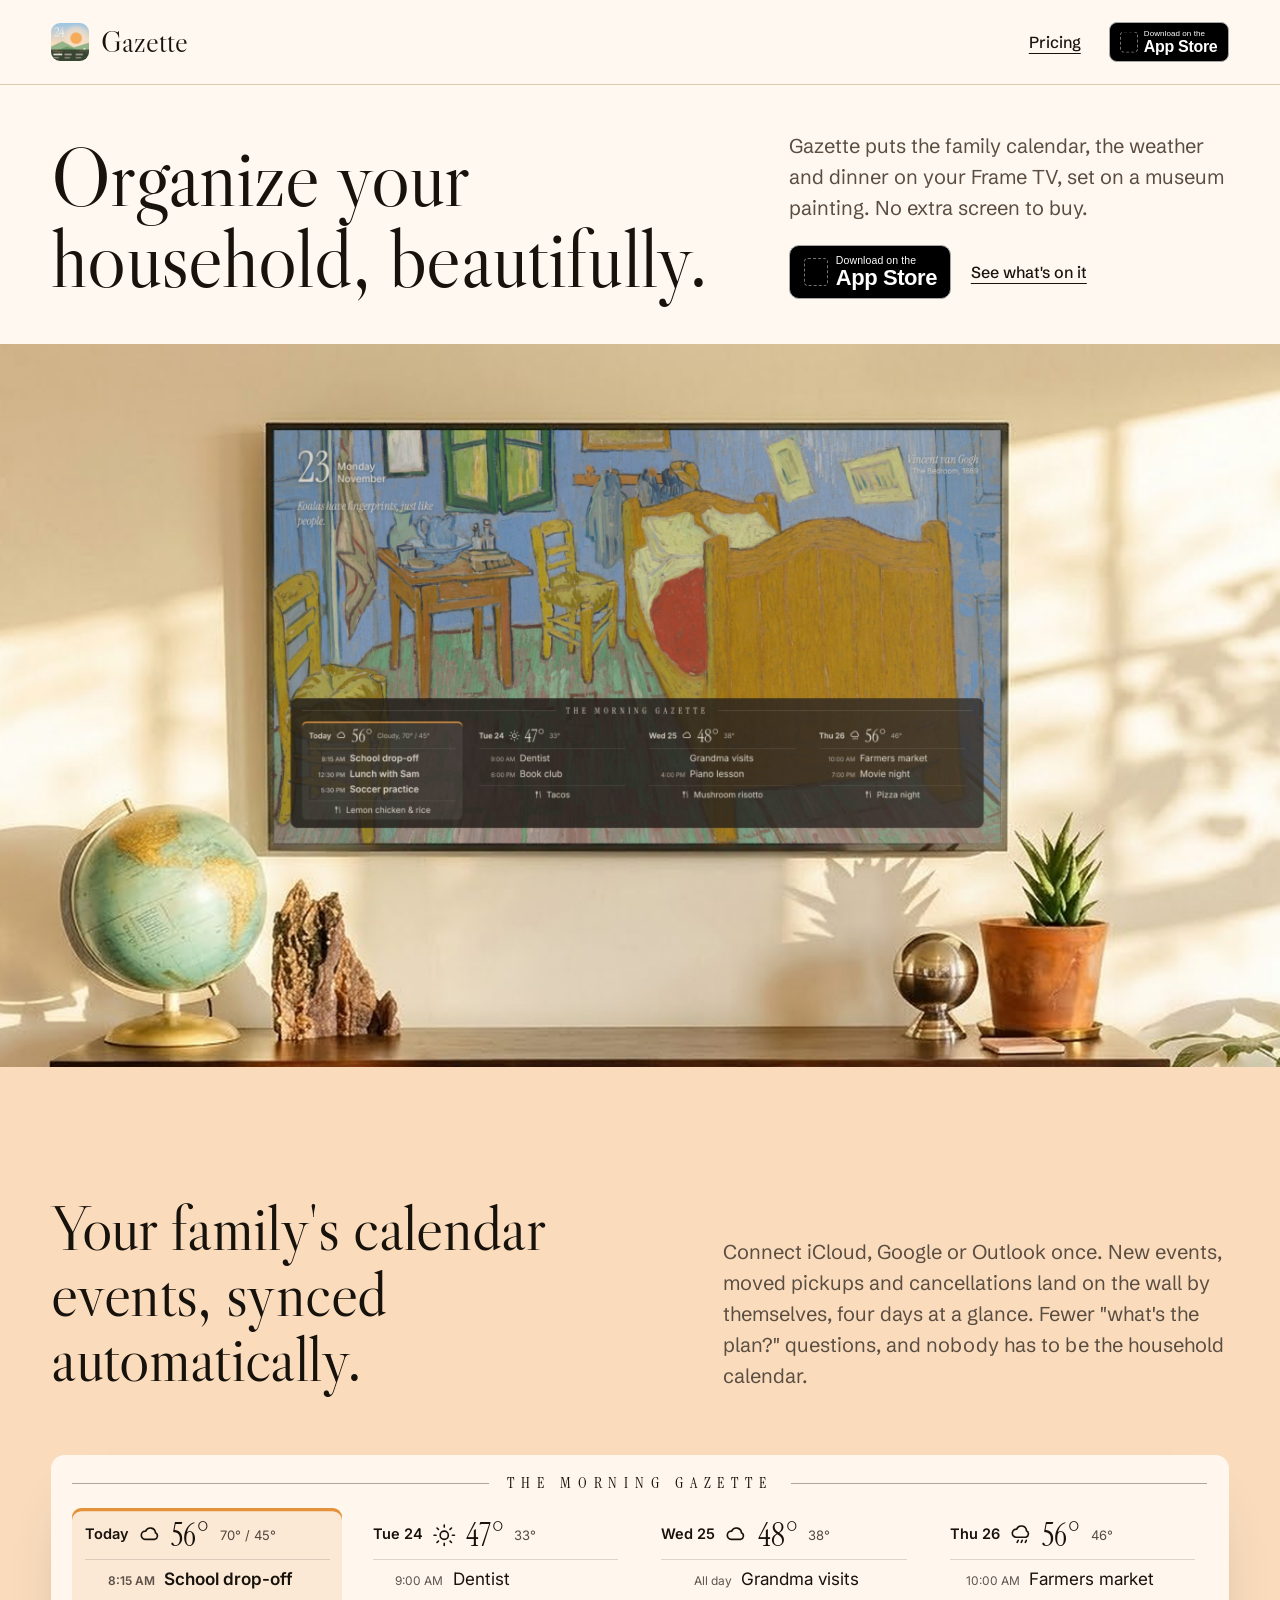
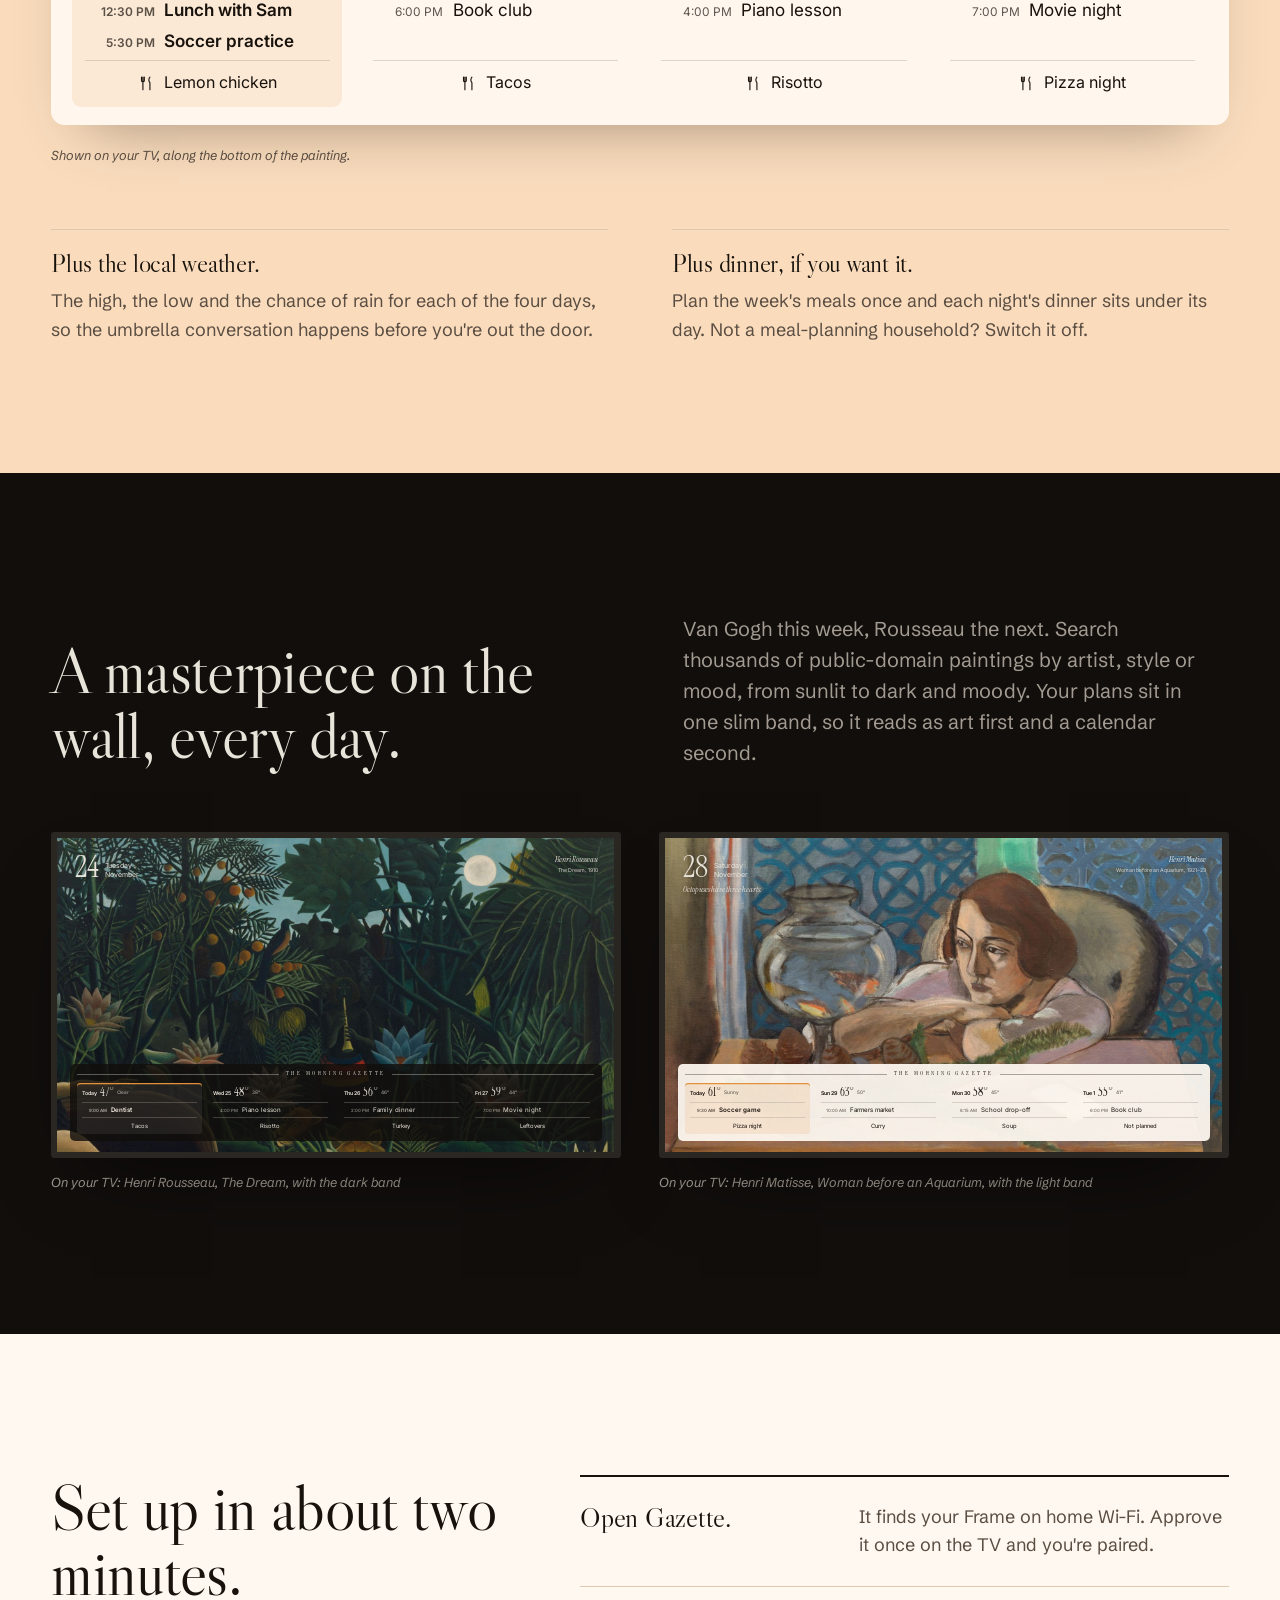
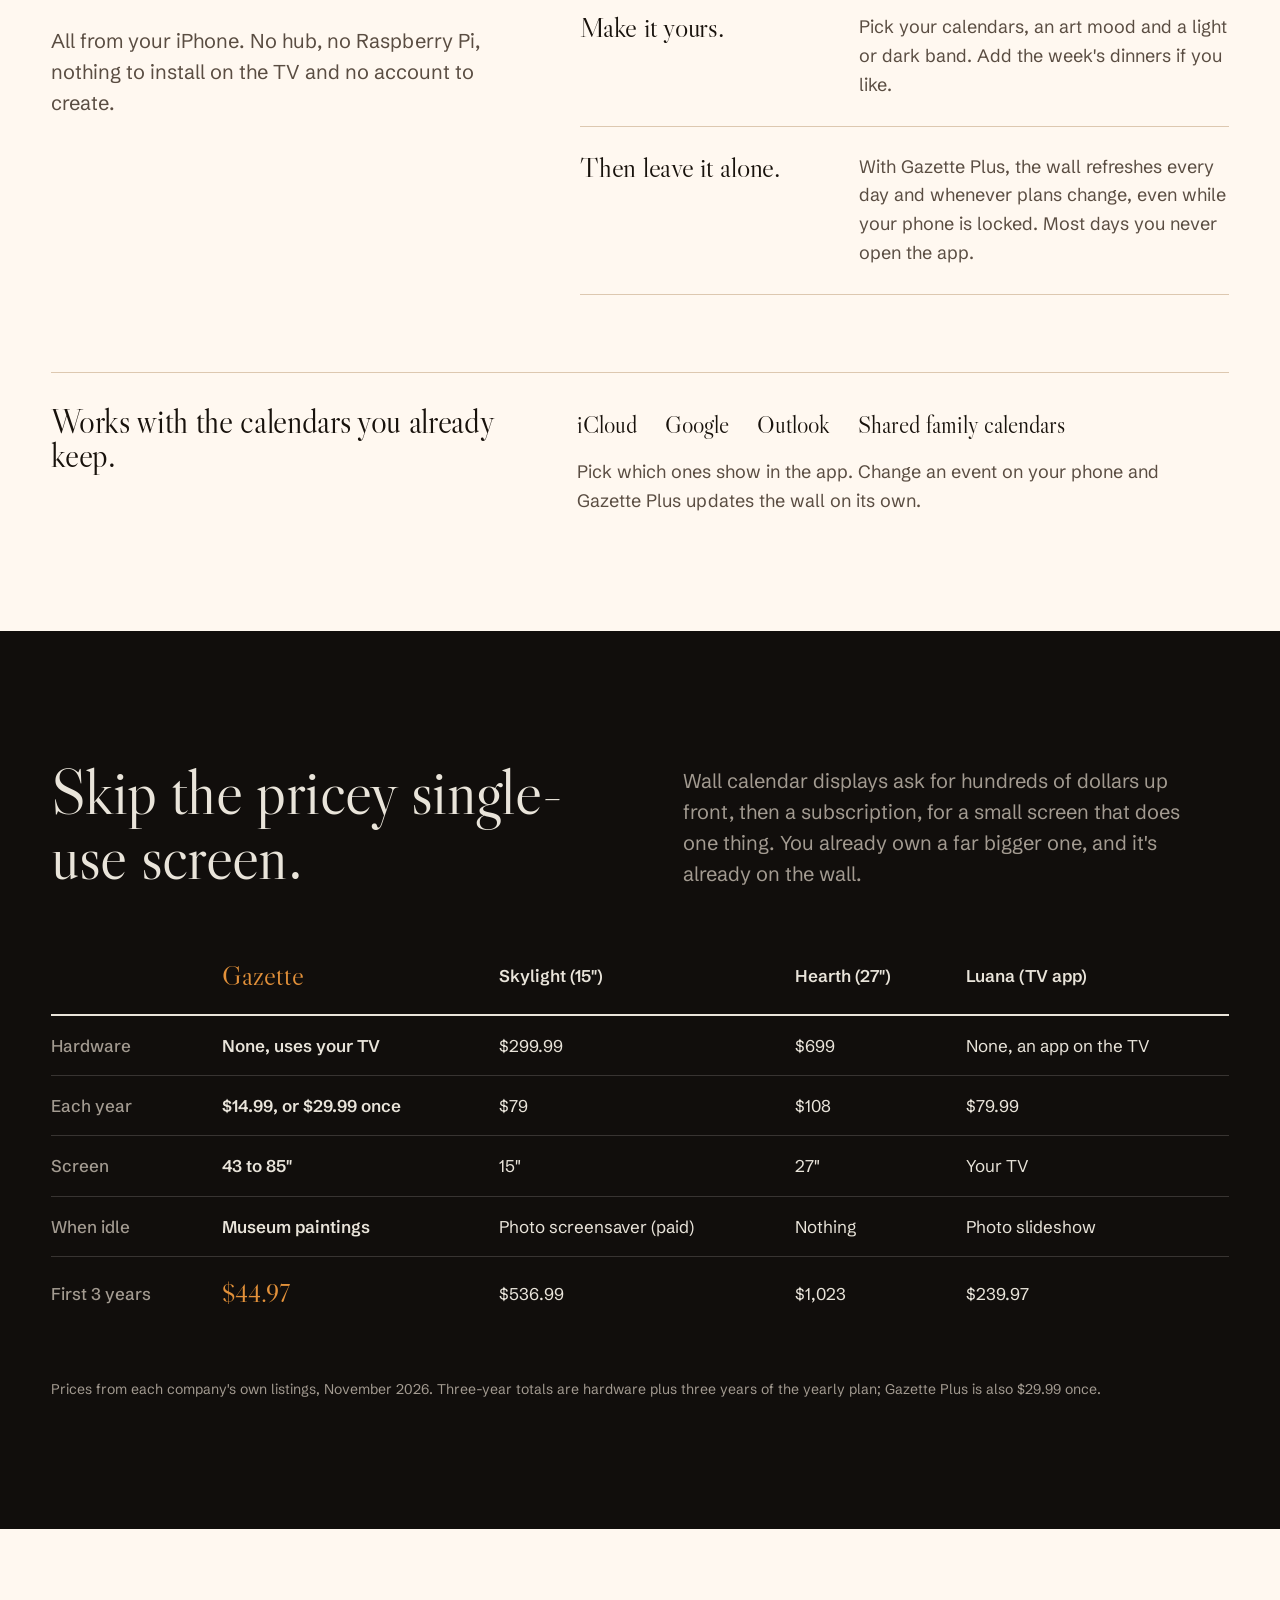
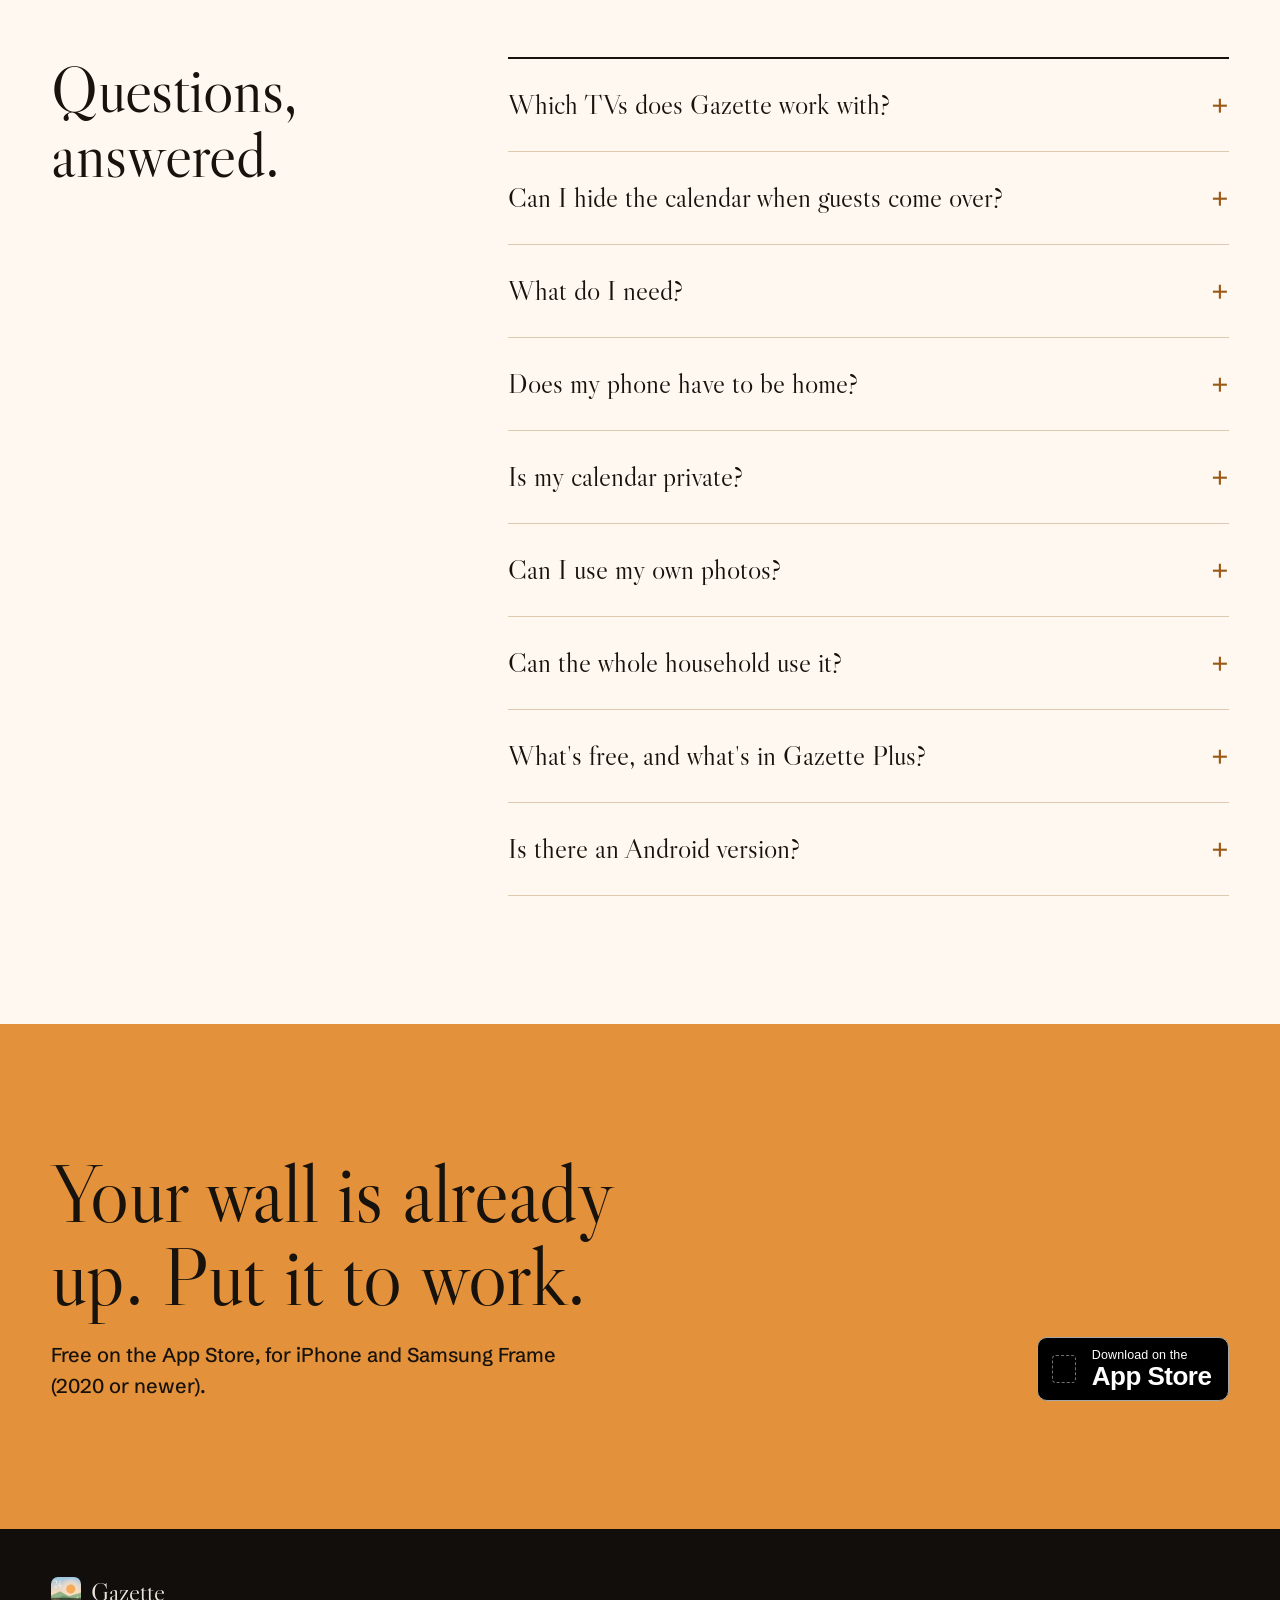
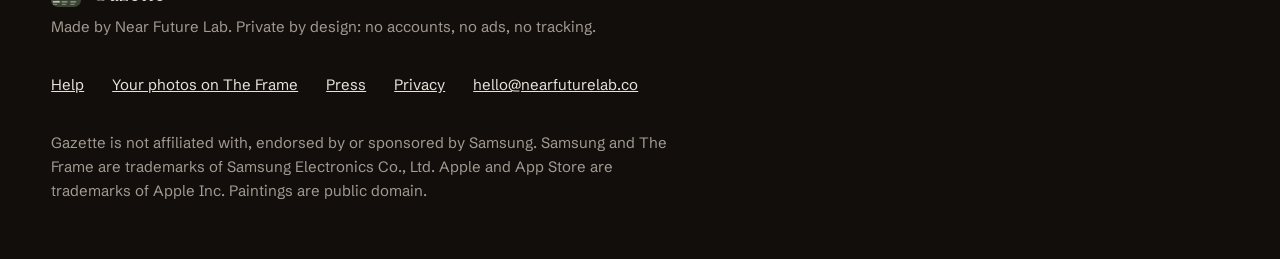
<file: index.html>
<!doctype html>
<html lang="en">
<head>
<meta charset="utf-8">
<meta name="viewport" content="width=device-width, initial-scale=1">
<title>Gazette: your family calendar on Samsung The Frame TV</title>
<meta name="description" content="Gazette shows your family's calendar, the weather and dinner on your Samsung Frame TV, set on a museum painting. Synced automatically from your iPhone. No extra screen to buy.">
<link rel="canonical" href="https://gazettehome.com/">
<meta property="og:type" content="website">
<meta property="og:url" content="https://gazettehome.com/">
<meta property="og:title" content="Gazette: organize your household, beautifully">
<meta property="og:description" content="Your family's calendar, the weather and dinner on your Frame TV, set on a museum painting.">
<meta property="og:image" content="https://gazettehome.com/img/hero-wide.jpg">
<meta name="twitter:card" content="summary_large_image">
<meta name="theme-color" content="#FFF8F0">
<link rel="icon" href="favicon.png">
<link rel="apple-touch-icon" href="apple-touch-icon.png">
<link rel="preconnect" href="https://fonts.googleapis.com">
<link rel="preconnect" href="https://fonts.gstatic.com" crossorigin>
<link href="https://fonts.googleapis.com/css2?family=Libre+Caslon+Display&family=Schibsted+Grotesk:ital,wght@0,400;0,500;0,600;0,700;1,400&family=Instrument+Serif:ital@0;1&family=Inter:wght@400;600&display=swap" rel="stylesheet">
<link rel="stylesheet" href="home.css">
</head>
<body>
<div style="box-sizing: border-box; width: 100%; background: var(--cream); color: var(--ink); font-family: var(--text); font-size: 18px; line-height: 1.6">

  <!-- Masthead -->
  <header class="wrap" style="padding-top: 18px; padding-bottom: 18px; display: flex; flex-wrap: wrap; gap: 16px; align-items: center; justify-content: space-between; border-bottom: 1px solid var(--rule)">
    <a href="#top" style="display: inline-flex; align-items: center; gap: 12px; color: var(--ink); text-decoration: none; white-space: nowrap">
      <img src="apple-touch-icon.png" alt="" width="38" height="38" style="border-radius: 9px; display: block">
      <span style="font-family: var(--display); font-size: 30px; line-height: 1">Gazette</span>
    </a>
    <nav aria-label="Main" style="display: flex; gap: 8px 28px; align-items: center; flex-wrap: wrap">
      <a class="lnk" href="#pricing">Pricing</a>
      <a class="store store-sm" href="#get" data-app-store aria-label="Download on the App Store"><small>Download on the</small><strong>App Store</strong></a>
    </nav>
  </header>

  <!-- Hero -->
  <section id="top" class="hero">
    <div class="wrap" style="padding-top: clamp(28px, 5svh, 64px); padding-bottom: clamp(32px, 5svh, 56px); display: flex; flex-wrap: wrap; gap: 24px 72px; align-items: flex-end">
      <h1 class="h" style="flex: 1 1 520px; font-size: clamp(50px, 6.4vw, 104px); line-height: .98; max-width: 14ch">Organize your household, beautifully.</h1>
      <div style="flex: 1 1 340px; display: flex; flex-direction: column; gap: 22px; align-items: flex-start; max-width: 440px">
        <p class="lede" style="color: var(--ink-soft)">Gazette puts the family calendar, the weather and dinner on your Frame TV, set on a museum painting. No extra screen to buy.</p>
        <div style="display: flex; flex-wrap: wrap; gap: 20px; align-items: center">
          <a class="store" href="#get" data-app-store><small>Download on the</small><strong>App Store</strong></a>
          <a class="lnk" href="#organized">See what's on it</a>
        </div>
      </div>
    </div>
    <div class="hero-photo">
      <img class="cover ph-wide" src="img/hero-wide.jpg" alt="Gazette on a Samsung Frame TV in afternoon sunlight, showing Van Gogh's The Bedroom with the next four days, weather and dinners along the bottom">
      <img class="cover ph-tight" src="img/hero-square.jpg" alt="Close view of Gazette on a Samsung Frame TV, showing Van Gogh's The Bedroom with the next four days, weather and dinners along the bottom">
    </div>
  </section>

  <!-- 1. Organized -->
  <section id="organized" style="background: var(--peach)">
    <div class="wrap" style="padding-top: clamp(72px, 10vw, 144px); padding-bottom: clamp(72px, 10vw, 144px); display: flex; flex-direction: column; gap: clamp(36px, 5vw, 64px)">
      <div style="display: flex; flex-wrap: wrap; gap: 20px 72px; align-items: flex-end">
        <h2 class="h" style="flex: 1 1 420px; font-size: clamp(42px, 5vw, 80px); max-width: 15ch">Your family's calendar events, synced automatically.</h2>
        <p class="lede" style="flex: 1 1 320px; color: var(--ink-soft)">Connect iCloud, Google or Outlook once. New events, moved pickups and cancellations land on the wall by themselves, four days at a glance. Fewer "what's the plan?" questions, and nobody has to be the household calendar.</p>
      </div>

      <div class="solo">
        <div class="strip strip-light" style="box-shadow: 0 30px 60px -36px rgba(24,18,12,.45)">
          <div class="s-mast">The Morning Gazette</div>
          <div class="s-cols">
            <div class="s-col s-today">
              <div class="s-head"><span class="s-dname">Today</span>
                <svg class="s-ico" viewBox="0 0 24 24" fill="none" stroke="currentColor" stroke-width="1.6" stroke-linecap="round" aria-hidden="true"><path d="M7 16a4 4 0 0 1 .5-8 5 5 0 0 1 9.6 1.5A3.5 3.5 0 0 1 16.5 16H7z"></path></svg>
                <span class="s-temp">56°</span><span class="s-wx">70° / 45°</span></div>
              <div class="s-ev"><span class="s-time">8:15 AM</span><span>School drop-off</span></div>
              <div class="s-ev"><span class="s-time">12:30 PM</span><span>Lunch with Sam</span></div>
              <div class="s-ev"><span class="s-time">5:30 PM</span><span>Soccer practice</span></div>
              <div class="s-din"><svg viewBox="0 0 24 24" fill="none" stroke="currentColor" stroke-width="1.6" stroke-linecap="round" aria-hidden="true"><path d="M7 3v8M5 3v5a2 2 0 0 0 4 0V3M7 11v10M17 3c-2 2-2 6 0 8v10"></path></svg>Lemon chicken</div>
            </div>
            <div class="s-col">
              <div class="s-head"><span class="s-dname">Tue 24</span>
                <svg class="s-ico" viewBox="0 0 24 24" fill="none" stroke="currentColor" stroke-width="1.6" stroke-linecap="round" aria-hidden="true"><circle cx="12" cy="12" r="4"></circle><path d="M12 2v2M12 20v2M2 12h2M20 12h2M4.9 4.9l1.4 1.4M17.7 17.7l1.4 1.4M4.9 19.1l1.4-1.4M17.7 6.3l1.4-1.4"></path></svg>
                <span class="s-temp">47°</span><span class="s-wx">33°</span></div>
              <div class="s-ev"><span class="s-time">9:00 AM</span><span>Dentist</span></div>
              <div class="s-ev"><span class="s-time">6:00 PM</span><span>Book club</span></div>
              <div class="s-din"><svg viewBox="0 0 24 24" fill="none" stroke="currentColor" stroke-width="1.6" stroke-linecap="round" aria-hidden="true"><path d="M7 3v8M5 3v5a2 2 0 0 0 4 0V3M7 11v10M17 3c-2 2-2 6 0 8v10"></path></svg>Tacos</div>
            </div>
            <div class="s-col">
              <div class="s-head"><span class="s-dname">Wed 25</span>
                <svg class="s-ico" viewBox="0 0 24 24" fill="none" stroke="currentColor" stroke-width="1.6" stroke-linecap="round" aria-hidden="true"><path d="M7 16a4 4 0 0 1 .5-8 5 5 0 0 1 9.6 1.5A3.5 3.5 0 0 1 16.5 16H7z"></path></svg>
                <span class="s-temp">48°</span><span class="s-wx">38°</span></div>
              <div class="s-ev"><span class="s-time">All day</span><span>Grandma visits</span></div>
              <div class="s-ev"><span class="s-time">4:00 PM</span><span>Piano lesson</span></div>
              <div class="s-din"><svg viewBox="0 0 24 24" fill="none" stroke="currentColor" stroke-width="1.6" stroke-linecap="round" aria-hidden="true"><path d="M7 3v8M5 3v5a2 2 0 0 0 4 0V3M7 11v10M17 3c-2 2-2 6 0 8v10"></path></svg>Risotto</div>
            </div>
            <div class="s-col">
              <div class="s-head"><span class="s-dname">Thu 26</span>
                <svg class="s-ico" viewBox="0 0 24 24" fill="none" stroke="currentColor" stroke-width="1.6" stroke-linecap="round" aria-hidden="true"><path d="M7 14a4 4 0 0 1 .5-8 5 5 0 0 1 9.6 1.5A3.5 3.5 0 0 1 16.5 14H7z"></path><path d="M9 17l-1 2M13 17l-1 2M17 17l-1 2"></path></svg>
                <span class="s-temp">56°</span><span class="s-wx">46°</span></div>
              <div class="s-ev"><span class="s-time">10:00 AM</span><span>Farmers market</span></div>
              <div class="s-ev"><span class="s-time">7:00 PM</span><span>Movie night</span></div>
              <div class="s-din"><svg viewBox="0 0 24 24" fill="none" stroke="currentColor" stroke-width="1.6" stroke-linecap="round" aria-hidden="true"><path d="M7 3v8M5 3v5a2 2 0 0 0 4 0V3M7 11v10M17 3c-2 2-2 6 0 8v10"></path></svg>Pizza night</div>
            </div>
          </div>
        </div>
      </div>

      <p class="cap" style="margin-top: calc(-1 * clamp(24px, 3.5vw, 48px))">Shown on your TV, along the bottom of the painting.</p>

      <div class="addons">
        <div class="addon">
          <h3 class="h" style="font-size: 26px">Plus the local weather.</h3>
          <p style="margin: 0; color: var(--ink-soft)">The high, the low and the chance of rain for each of the four days, so the umbrella conversation happens before you're out the door.</p>
        </div>
        <div class="addon">
          <h3 class="h" style="font-size: 26px">Plus dinner, if you want it.</h3>
          <p style="margin: 0; color: var(--ink-soft)">Plan the week's meals once and each night's dinner sits under its day. Not a meal-planning household? Switch it off.</p>
        </div>
      </div>
    </div>
  </section>

  <!-- 2. Art (dark) -->
  <section id="beautiful" style="background: var(--dark); color: var(--on-dark)">
    <div class="wrap" style="padding-top: clamp(80px, 11vw, 152px); padding-bottom: clamp(80px, 11vw, 152px); display: flex; flex-direction: column; gap: clamp(36px, 5vw, 64px)">
      <div style="display: flex; flex-wrap: wrap; gap: 20px 72px; align-items: flex-end">
        <h2 class="h" style="flex: 1 1 420px; color: var(--on-dark); font-size: clamp(42px, 5vw, 80px); max-width: 14ch">A masterpiece on the wall, every day.</h2>
        <p class="lede" style="flex: 1 1 320px; color: var(--on-dark-soft)">Van Gogh this week, Rousseau the next. Search thousands of public-domain paintings by artist, style or mood, from sunlit to dark and moody. Your plans sit in one slim band, so it reads as art first and a calendar second.</p>
      </div>
      <div style="display: grid; grid-template-columns: repeat(auto-fit, minmax(min(100%, 520px), 1fr)); gap: clamp(28px, 3vw, 40px)">
        <figure style="margin: 0; display: flex; flex-direction: column; gap: 14px">
          <div class="tv">
            <div class="tv-in">
              <img class="cover" src="img/rousseau-the-dream.jpg" loading="lazy" alt="Henri Rousseau, The Dream, on the Gazette screen with a dark band">
              <div class="tv-date"><div class="tv-day"><span class="tv-num">24</span><span class="tv-mon">Tuesday<br>November</span></div></div>
              <div class="tv-credit"><div class="tv-artist">Henri Rousseau</div><div class="tv-title">The Dream, 1910</div></div>
              <div class="strip">
                <div class="s-mast">The Morning Gazette</div>
                <div class="s-cols">
                  <div class="s-col s-today"><div class="s-head"><span class="s-dname">Today</span><span class="s-temp">47°</span><span class="s-wx">Clear</span></div><div class="s-ev"><span class="s-time">9:00 AM</span><span>Dentist</span></div><div class="s-din">Tacos</div></div>
                  <div class="s-col"><div class="s-head"><span class="s-dname">Wed 25</span><span class="s-temp">48°</span><span class="s-wx">38°</span></div><div class="s-ev"><span class="s-time">4:00 PM</span><span>Piano lesson</span></div><div class="s-din">Risotto</div></div>
                  <div class="s-col"><div class="s-head"><span class="s-dname">Thu 26</span><span class="s-temp">56°</span><span class="s-wx">46°</span></div><div class="s-ev"><span class="s-time">2:00 PM</span><span>Family dinner</span></div><div class="s-din">Turkey</div></div>
                  <div class="s-col"><div class="s-head"><span class="s-dname">Fri 27</span><span class="s-temp">59°</span><span class="s-wx">44°</span></div><div class="s-ev"><span class="s-time">7:00 PM</span><span>Movie night</span></div><div class="s-din">Leftovers</div></div>
                </div>
              </div>
            </div>
          </div>
          <figcaption class="cap cap-dark">On your TV: Henri Rousseau, The Dream, with the dark band</figcaption>
        </figure>
        <figure style="margin: 0; display: flex; flex-direction: column; gap: 14px">
          <div class="tv">
            <div class="tv-in">
              <img class="cover" src="img/matisse-aquarium.jpg" loading="lazy" alt="Henri Matisse, Woman before an Aquarium, on the Gazette screen with a light band">
              <div class="tv-date"><div class="tv-day"><span class="tv-num">28</span><span class="tv-mon">Saturday<br>November</span></div><div class="tv-line">Octopuses have three hearts.</div></div>
              <div class="tv-credit"><div class="tv-artist">Henri Matisse</div><div class="tv-title">Woman before an Aquarium, 1921–23</div></div>
              <div class="strip strip-light">
                <div class="s-mast">The Morning Gazette</div>
                <div class="s-cols">
                  <div class="s-col s-today"><div class="s-head"><span class="s-dname">Today</span><span class="s-temp">61°</span><span class="s-wx">Sunny</span></div><div class="s-ev"><span class="s-time">9:30 AM</span><span>Soccer game</span></div><div class="s-din">Pizza night</div></div>
                  <div class="s-col"><div class="s-head"><span class="s-dname">Sun 29</span><span class="s-temp">63°</span><span class="s-wx">50°</span></div><div class="s-ev"><span class="s-time">10:00 AM</span><span>Farmers market</span></div><div class="s-din">Curry</div></div>
                  <div class="s-col"><div class="s-head"><span class="s-dname">Mon 30</span><span class="s-temp">58°</span><span class="s-wx">45°</span></div><div class="s-ev"><span class="s-time">8:15 AM</span><span>School drop-off</span></div><div class="s-din">Soup</div></div>
                  <div class="s-col"><div class="s-head"><span class="s-dname">Tue 1</span><span class="s-temp">55°</span><span class="s-wx">41°</span></div><div class="s-ev"><span class="s-time">6:00 PM</span><span>Book club</span></div><div class="s-din">Not planned</div></div>
                </div>
              </div>
            </div>
          </div>
          <figcaption class="cap cap-dark">On your TV: Henri Matisse, Woman before an Aquarium, with the light band</figcaption>
        </figure>
      </div>
    </div>
  </section>

  <!-- 3. Easy -->
  <section class="wrap" style="padding-top: clamp(80px, 11vw, 152px); padding-bottom: clamp(48px, 6vw, 80px); display: flex; flex-wrap: wrap; gap: 40px clamp(32px, 6vw, 96px); align-items: flex-start">
    <div style="flex: 1 1 340px; min-width: 0; display: flex; flex-direction: column; gap: 20px">
      <h2 class="h" style="font-size: clamp(42px, 5vw, 80px); max-width: 12ch">Set up in about two minutes.</h2>
      <p class="lede" style="color: var(--ink-soft)">All from your iPhone. No hub, no Raspberry Pi, nothing to install on the TV and no account to create.</p>
    </div>
    <ol class="steps" style="flex: 1.5 1 480px; min-width: 0">
      <li><h3 class="h" style="font-size: 28px">Open Gazette.</h3><p style="margin: 0; color: var(--ink-soft)">It finds your Frame on home Wi-Fi. Approve it once on the TV and you're paired.</p></li>
      <li><h3 class="h" style="font-size: 28px">Make it yours.</h3><p style="margin: 0; color: var(--ink-soft)">Pick your calendars, an art mood and a light or dark band. Add the week's dinners if you like.</p></li>
      <li><h3 class="h" style="font-size: 28px">Then leave it alone.</h3><p style="margin: 0; color: var(--ink-soft)">With Gazette Plus, the wall refreshes every day and whenever plans change, even while your phone is locked. Most days you never open the app.</p></li>
    </ol>
  </section>

  <!-- Calendar compatibility -->
  <section class="wrap" style="padding-bottom: clamp(72px, 9vw, 120px)">
    <div style="border-top: 1px solid var(--rule); padding-top: 32px; display: flex; flex-wrap: wrap; gap: 16px 72px; align-items: baseline">
      <h2 class="h" style="flex: 1 1 340px; font-size: clamp(28px, 2.6vw, 38px)">Works with the calendars you already keep.</h2>
      <div style="flex: 1.5 1 480px; min-width: 0; display: flex; flex-direction: column; gap: 14px">
        <ul style="list-style: none; margin: 0; padding: 0; display: flex; flex-wrap: wrap; gap: 8px 28px; font-family: var(--display); font-size: 24px">
          <li>iCloud</li><li>Google</li><li>Outlook</li><li>Shared family calendars</li>
        </ul>
        <p style="margin: 0; color: var(--ink-soft); max-width: 56ch">Pick which ones show in the app. Change an event on your phone and Gazette Plus updates the wall on its own.</p>
      </div>
    </div>
  </section>

  <!-- 4. Affordable -->
  <section id="pricing" style="background: var(--dark); color: var(--on-dark)">
    <div class="wrap" style="padding-top: clamp(80px, 10vw, 136px); padding-bottom: clamp(80px, 10vw, 136px); display: flex; flex-direction: column; gap: clamp(28px, 4vw, 48px)">
      <div style="display: flex; flex-wrap: wrap; gap: 20px 72px; align-items: flex-end">
        <h2 class="h" style="flex: 1 1 420px; color: var(--on-dark); font-size: clamp(42px, 5vw, 80px); max-width: 14ch">Skip the pricey single-use screen.</h2>
        <p class="lede" style="flex: 1 1 320px; color: var(--on-dark-soft)">Wall calendar displays ask for hundreds of dollars up front, then a subscription, for a small screen that does one thing. You already own a far bigger one, and it's already on the wall.</p>
      </div>
      <div style="overflow-x: auto; margin: 0 -4px; padding: 0 4px">
        <table style="width: 100%; min-width: 720px; border-collapse: collapse; font-size: 17px">
          <thead>
            <tr style="text-align: left; border-bottom: 2px solid var(--on-dark)">
              <th scope="col" style="padding: 16px 20px 16px 0"><span style="position: absolute; width: 1px; height: 1px; overflow: hidden; clip: rect(0 0 0 0)">Compare</span></th>
              <th scope="col" style="padding: 16px 20px; font-family: var(--display); font-weight: 400; font-size: 28px; color: var(--amber)">Gazette</th>
              <th scope="col" style="padding: 16px 20px; font-weight: 600">Skylight (15")</th>
              <th scope="col" style="padding: 16px 20px; font-weight: 600">Hearth (27")</th>
              <th scope="col" style="padding: 16px 20px; font-weight: 600">Luana (TV app)</th>
            </tr>
          </thead>
          <tbody>
            <tr style="border-bottom: 1px solid var(--rule-dark)"><th scope="row" style="padding: 16px 20px 16px 0; text-align: left; font-weight: 500; color: var(--on-dark-soft)">Hardware</th><td style="padding: 16px 20px; font-weight: 600">None, uses your TV</td><td style="padding: 16px 20px">$299.99</td><td style="padding: 16px 20px">$699</td><td style="padding: 16px 20px">None, an app on the TV</td></tr>
            <tr style="border-bottom: 1px solid var(--rule-dark)"><th scope="row" style="padding: 16px 20px 16px 0; text-align: left; font-weight: 500; color: var(--on-dark-soft)">Each year</th><td style="padding: 16px 20px; font-weight: 600">$14.99, or $29.99 once</td><td style="padding: 16px 20px">$79</td><td style="padding: 16px 20px">$108</td><td style="padding: 16px 20px">$79.99</td></tr>
            <tr style="border-bottom: 1px solid var(--rule-dark)"><th scope="row" style="padding: 16px 20px 16px 0; text-align: left; font-weight: 500; color: var(--on-dark-soft)">Screen</th><td style="padding: 16px 20px; font-weight: 600">43 to 85"</td><td style="padding: 16px 20px">15"</td><td style="padding: 16px 20px">27"</td><td style="padding: 16px 20px">Your TV</td></tr>
            <tr style="border-bottom: 1px solid var(--rule-dark)"><th scope="row" style="padding: 16px 20px 16px 0; text-align: left; font-weight: 500; color: var(--on-dark-soft)">When idle</th><td style="padding: 16px 20px; font-weight: 600">Museum paintings</td><td style="padding: 16px 20px">Photo screensaver (paid)</td><td style="padding: 16px 20px">Nothing</td><td style="padding: 16px 20px">Photo slideshow</td></tr>
            <tr><th scope="row" style="padding: 16px 20px 16px 0; text-align: left; font-weight: 500; color: var(--on-dark-soft)">First 3 years</th><td style="padding: 16px 20px; font-family: var(--display); font-size: 26px; color: var(--amber)">$44.97</td><td style="padding: 16px 20px">$536.99</td><td style="padding: 16px 20px">$1,023</td><td style="padding: 16px 20px">$239.97</td></tr>
          </tbody>
        </table>
      </div>
      <p style="margin: 0; font-size: 14px; color: var(--on-dark-soft)">Prices from each company's own listings, November 2026. Three-year totals are hardware plus three years of the yearly plan; Gazette Plus is also $29.99 once.</p>
    </div>
  </section>

  <!-- FAQ -->
  <section id="faq" class="wrap" style="padding-top: clamp(80px, 10vw, 136px); padding-bottom: clamp(80px, 10vw, 136px); display: flex; flex-wrap: wrap; gap: 40px clamp(32px, 6vw, 96px); align-items: flex-start">
    <h2 class="h" style="flex: 1 1 300px; font-size: clamp(42px, 5vw, 80px)">Questions, answered.</h2>
    <div class="faq" style="flex: 2 1 560px; min-width: 0">
      <details>
        <summary>Which TVs does Gazette work with?</summary>
        <div class="ans">
          <p>Samsung The Frame, 2020 and newer. Other Samsung TVs with Art Mode may work too; the free version is the easiest way to check yours.</p>
          <p>Coming soon: Hisense CanvasTV, TCL NXTFRAME and other Google TV models. Tell us which TV you have and we'll let you know when it's supported.</p>
                    <form class="req" id="tv-request" action="mailto:hello@nearfuturelab.co" method="get">
            <label>TV brand
              <select name="brand">
                <option>Samsung</option>
                <option>Hisense</option>
                <option>TCL</option>
                <option>LG</option>
                <option>Sony</option>
                <option>Other</option>
              </select>
            </label>
            <label>Model or name
              <input type="text" name="model" placeholder="e.g. CanvasTV 65">
            </label>
                        <button type="submit">Request my TV</button>
            <p class="req-note">Opens an email to us with your TV filled in.</p>
          </form>
        </div>
      </details>
      <details>
        <summary>Can I hide the calendar when guests come over?</summary>
        <div class="ans"><p>Yes. Turn on Picture only and the calendar, weather and dinner disappear, leaving just the painting. Turn it off afterwards and your plans come straight back.</p></div>
      </details>
      <details>
        <summary>What do I need?</summary>
        <div class="ans"><p>An iPhone and a Samsung Frame on the same home Wi-Fi (not a guest network). No hub, no computer and nothing to install on the TV.</p></div>
      </details>
      <details>
        <summary>Does my phone have to be home?</summary>
        <div class="ans"><p>Gazette sends to the TV over your home Wi-Fi, so new screens go out while your iPhone is home. If you're away, the TV simply keeps showing the last one.</p></div>
      </details>
      <details>
        <summary>Is my calendar private?</summary>
        <div class="ans"><p>Yes. No accounts, no ads and no tracking. Your events go from your iPhone to your own TV and nowhere else. For the weather, Gazette uses a rounded location for your town and doesn't store it.</p></div>
      </details>
      <details>
        <summary>Can I use my own photos?</summary>
        <div class="ans"><p>Yes. Choose from the built-in collection, a public-domain museum library or your own photos. Picture only also makes Gazette a quick way to put a photo on Art Mode.</p></div>
      </details>
      <details>
        <summary>Can the whole household use it?</summary>
        <div class="ans"><p>With Gazette Plus, everyone in the house can share one TV, one dinner menu and one look.</p></div>
      </details>
      <details>
        <summary>What's free, and what's in Gazette Plus?</summary>
        <div class="ans"><p>Gazette is free to try: build a screen and send it whenever you like. Gazette Plus adds automatic daily updates, calendar and dinner changes sent on their own, the full museum search and household sharing. It's $14.99 a year, with two weeks free, or $29.99 once.</p></div>
      </details>
      <details>
        <summary>Is there an Android version?</summary>
        <div class="ans"><p>Not yet. Gazette is iPhone only for now.</p></div>
      </details>
    </div>
  </section>

  <!-- Get the app -->
  <section id="get" style="background: var(--amber); color: var(--on-amber)">
    <div class="wrap" style="padding-top: clamp(72px, 10vw, 136px); padding-bottom: clamp(72px, 10vw, 136px); display: flex; flex-wrap: wrap; gap: clamp(32px, 6vw, 96px); align-items: flex-end">
      <div style="flex: 1 1 420px; min-width: 0; display: flex; flex-direction: column; gap: 20px">
        <h2 class="h" style="font-size: clamp(48px, 6.4vw, 104px); color: var(--on-amber); max-width: 13ch">Your wall is already up. Put it to work.</h2>
        <p class="lede" style="font-weight: 500">Free on the App Store, for iPhone and Samsung Frame (2020 or newer).</p>
      </div>
      <a class="store" href="#get" data-app-store style="height: 64px; width: 192px; padding-left: 54px"><small style="font-size: 12.5px">Download on the</small><strong style="font-size: 26px">App Store</strong></a>
    </div>
  </section>

  <!-- Footer -->
  <footer style="background: var(--dark); color: var(--on-dark-soft)">
    <div class="wrap" style="padding-top: 48px; padding-bottom: 56px; display: flex; flex-wrap: wrap; gap: 24px 64px; justify-content: space-between; align-items: flex-start; font-size: 15px">
      <div style="display: flex; flex-direction: column; gap: 8px">
        <span style="display: inline-flex; align-items: center; gap: 10px; color: var(--on-dark)"><img src="apple-touch-icon.png" alt="" width="30" height="30" style="border-radius: 7px; display: block"><span style="font-family: var(--display); font-size: 26px; line-height: 1">Gazette</span></span>
        <span>Made by Near Future Lab. Private by design: no accounts, no ads, no tracking.</span>
      </div>
      <nav aria-label="Footer" style="display: flex; gap: 8px 28px; flex-wrap: wrap">
        <a href="support.html" style="color: var(--on-dark); display: inline-flex; align-items: center; min-height: 44px">Help</a>
        <a href="frame-photos.html" style="color: var(--on-dark); display: inline-flex; align-items: center; min-height: 44px">Your photos on The Frame</a>
        <a href="press.html" style="color: var(--on-dark); display: inline-flex; align-items: center; min-height: 44px">Press</a>
        <a href="privacy.html" style="color: var(--on-dark); display: inline-flex; align-items: center; min-height: 44px">Privacy</a>
        <a href="mailto:hello@nearfuturelab.co" style="color: var(--on-dark); display: inline-flex; align-items: center; min-height: 44px">hello@nearfuturelab.co</a>
      </nav>
      <p style="margin: 0; max-width: 70ch; flex-basis: 100%">Gazette is not affiliated with, endorsed by or sponsored by Samsung. Samsung and The Frame are trademarks of Samsung Electronics Co., Ltd. Apple and App Store are trademarks of Apple Inc. Paintings are public domain.</p>
    </div>
  </footer>

</div>

<script>
// Set this once the app is live; every App Store button on the page uses it.
var APP_STORE_URL = "";
if (APP_STORE_URL) document.querySelectorAll("[data-app-store]").forEach(function (a) { a.href = APP_STORE_URL; });

// "Request my TV": open an email with the TV filled in (no server needed).
document.getElementById("tv-request").addEventListener("submit", function (e) {
  e.preventDefault();
  var f = e.target, brand = f.brand.value, model = f.model.value.trim();
  var subject = "TV request: " + brand + (model ? " " + model : "");
  var body = "Please let me know when Gazette works with my TV.\n\nBrand: " + brand + "\nModel: " + (model || "not sure");
  location.href = "mailto:hello@nearfuturelab.co?subject=" + encodeURIComponent(subject) + "&body=" + encodeURIComponent(body);
});
</script>
</body>
</html>
</file>
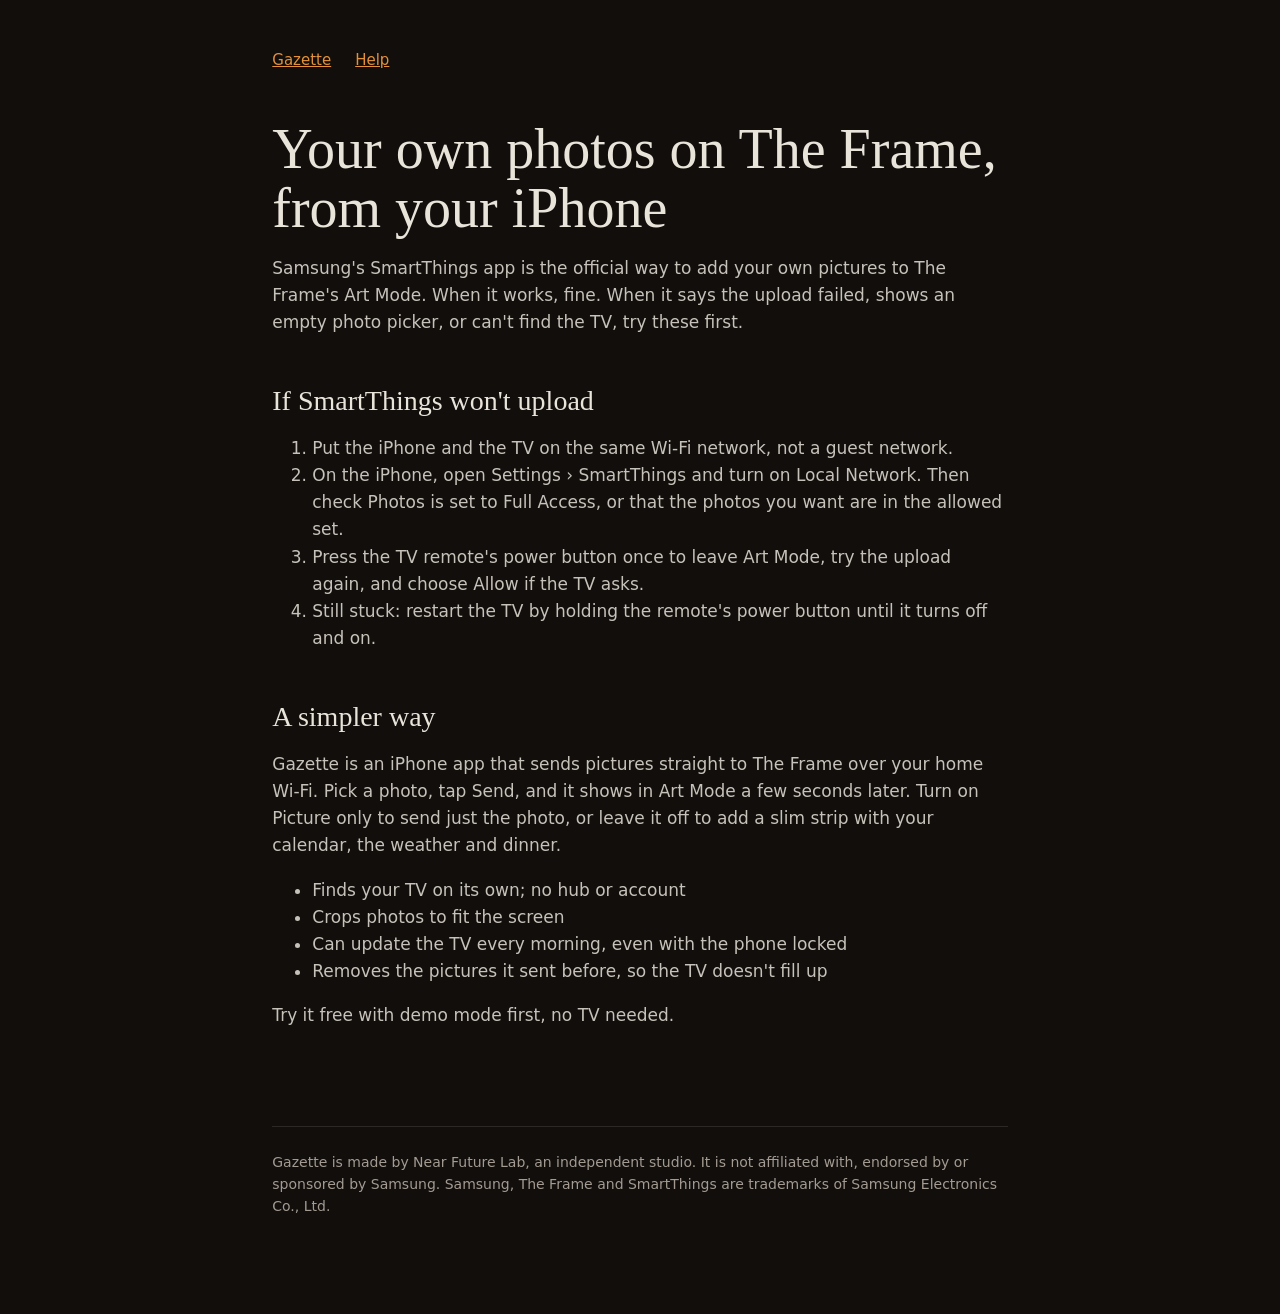
<file: frame-photos.html>
<!DOCTYPE html><html lang="en"><head><meta charset="utf-8"><meta name="viewport" content="width=device-width,initial-scale=1">
<title>Put your own photos on Samsung The Frame from iPhone (when SmartThings won't upload)</title>
<meta name="description" content="SmartThings says upload failed, or shows no photos? How to get your own photos onto Samsung The Frame's Art Mode from an iPhone, and a simpler way to do it every day.">
<link rel="stylesheet" href="style.css"><link rel="icon" href="favicon.png"><link rel="apple-touch-icon" href="apple-touch-icon.png"></head><body><main>
<nav><a href="index.html">Gazette</a><a href="support.html">Help</a></nav>
<h1>Your own photos on The Frame, from your iPhone</h1>
<p>Samsung's SmartThings app is the official way to add your own pictures to The Frame's Art Mode. When it works, fine. When it says the upload failed, shows an empty photo picker, or can't find the TV, try these first.</p>
<h2>If SmartThings won't upload</h2>
<ol>
<li>Put the iPhone and the TV on the same Wi-Fi network, not a guest network.</li>
<li>On the iPhone, open Settings › SmartThings and turn on Local Network. Then check Photos is set to Full Access, or that the photos you want are in the allowed set.</li>
<li>Press the TV remote's power button once to leave Art Mode, try the upload again, and choose Allow if the TV asks.</li>
<li>Still stuck: restart the TV by holding the remote's power button until it turns off and on.</li>
</ol>
<h2>A simpler way</h2>
<p>Gazette is an iPhone app that sends pictures straight to The Frame over your home Wi-Fi. Pick a photo, tap Send, and it shows in Art Mode a few seconds later. Turn on Picture only to send just the photo, or leave it off to add a slim strip with your calendar, the weather and dinner.</p>
<ul>
<li>Finds your TV on its own; no hub or account</li>
<li>Crops photos to fit the screen</li>
<li>Can update the TV every morning, even with the phone locked</li>
<li>Removes the pictures it sent before, so the TV doesn't fill up</li>
</ul>
<p>Try it free with demo mode first, no TV needed.</p>
<footer>Gazette is made by Near Future Lab, an independent studio. It is not affiliated with, endorsed by or sponsored by Samsung. Samsung, The Frame and SmartThings are trademarks of Samsung Electronics Co., Ltd.</footer>
</main></body></html>
</file>
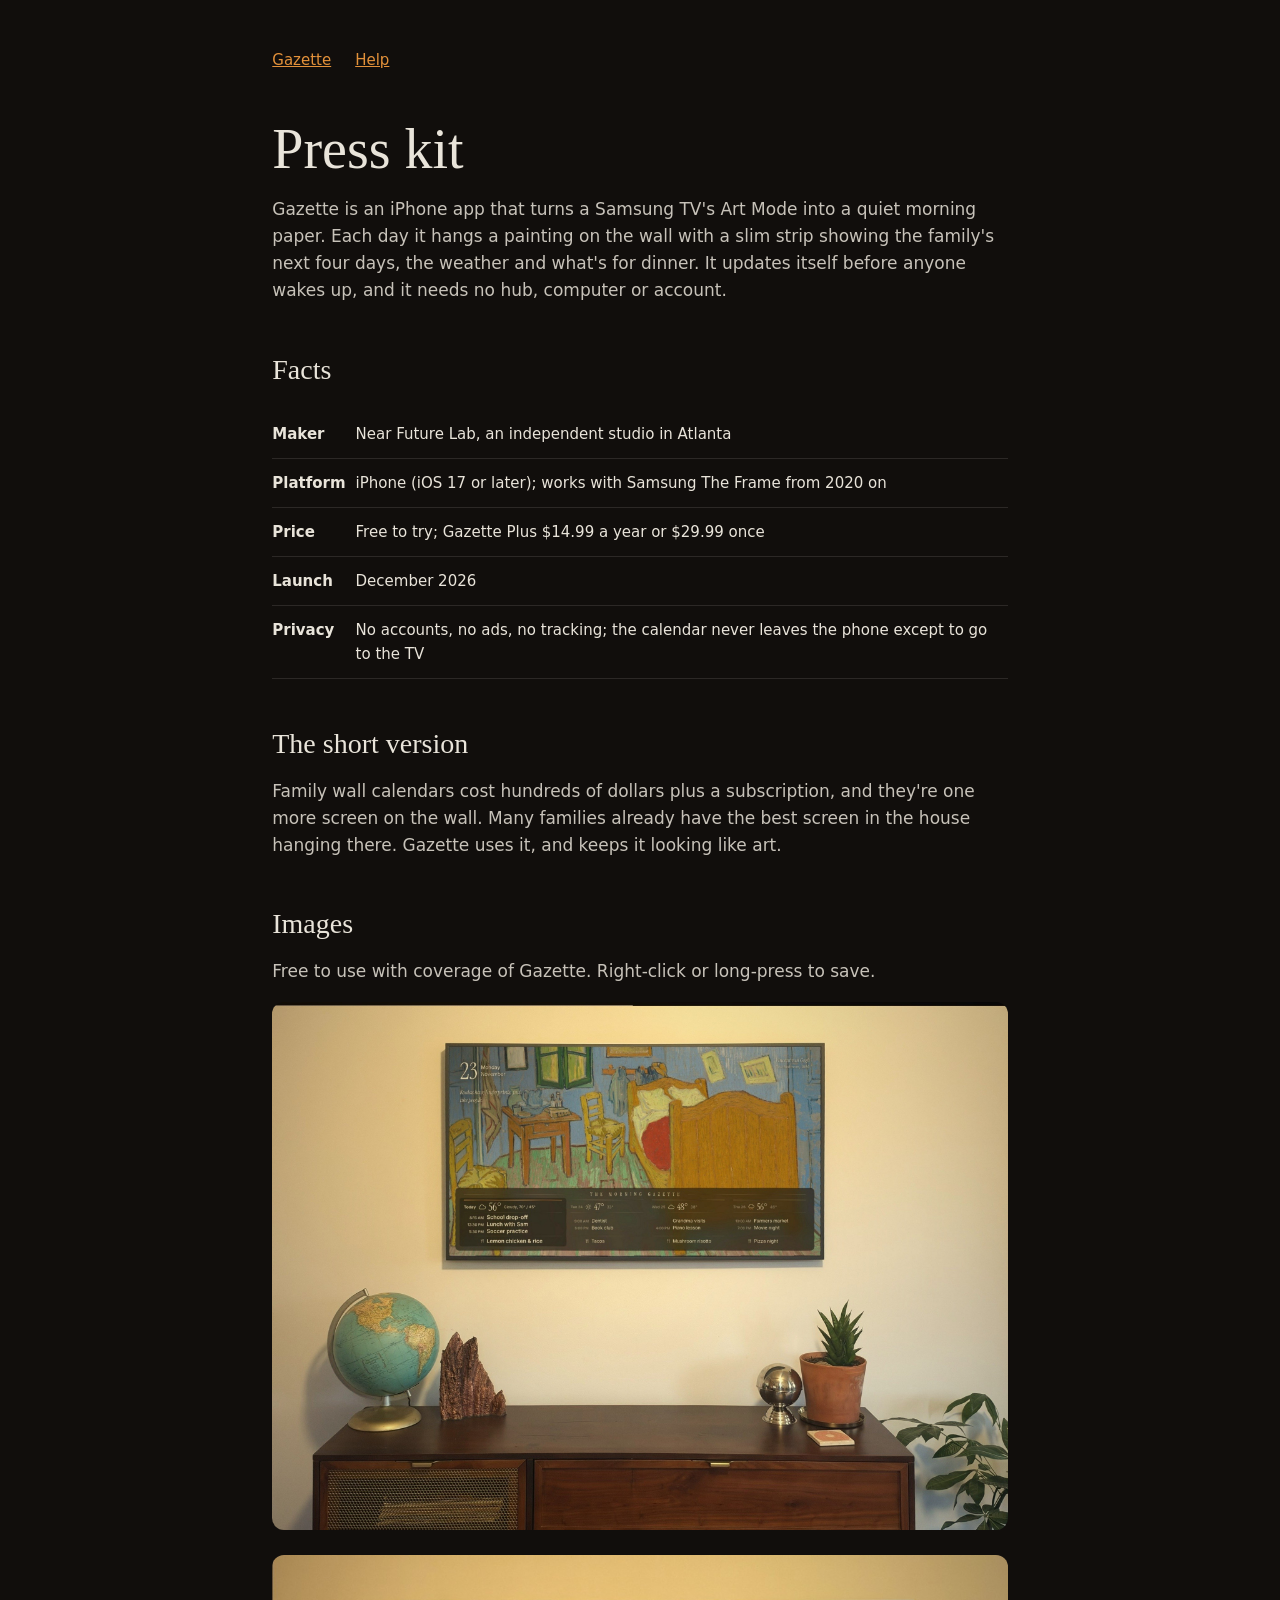
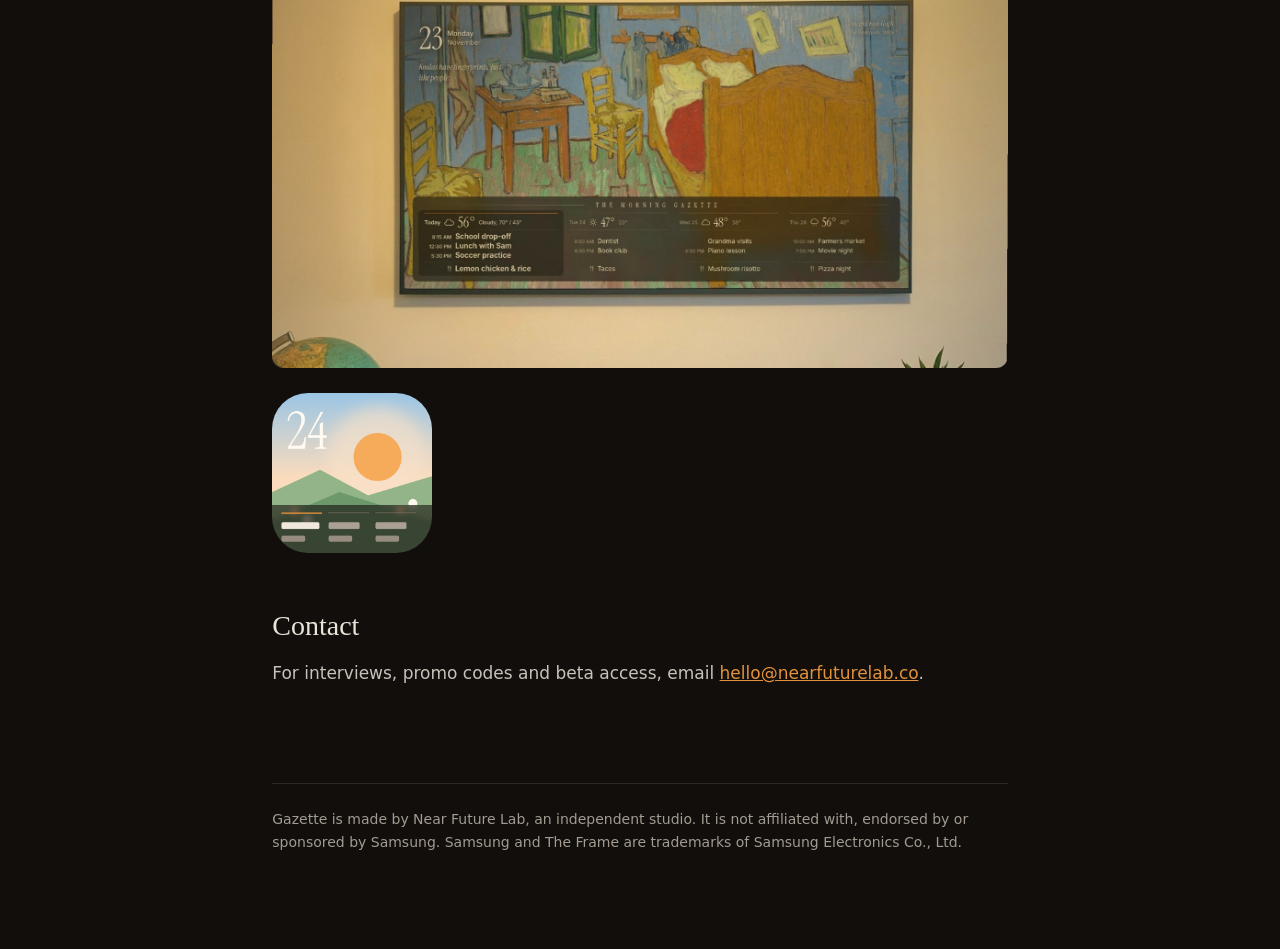
<file: press.html>
<!DOCTYPE html><html lang="en"><head><meta charset="utf-8"><meta name="viewport" content="width=device-width,initial-scale=1">
<title>Gazette press kit</title>
<meta name="description" content="Press kit for Gazette, the iPhone app that puts a painting, the family calendar, weather and dinner on a Samsung Frame TV's Art Mode.">
<link rel="stylesheet" href="style.css"><link rel="icon" href="favicon.png"><link rel="apple-touch-icon" href="apple-touch-icon.png"></head><body><main>
<nav><a href="index.html">Gazette</a><a href="support.html">Help</a></nav>
<h1>Press kit</h1>
<p>Gazette is an iPhone app that turns a Samsung TV's Art Mode into a quiet morning paper. Each day it hangs a painting on the wall with a slim strip showing the family's next four days, the weather and what's for dinner. It updates itself before anyone wakes up, and it needs no hub, computer or account.</p>
<h2>Facts</h2>
<table>
<tbody>
<tr><td>Maker</td><td>Near Future Lab, an independent studio in Atlanta</td></tr>
<tr><td>Platform</td><td>iPhone (iOS 17 or later); works with Samsung The Frame from 2020 on</td></tr>
<tr><td>Price</td><td>Free to try; Gazette Plus $14.99 a year or $29.99 once</td></tr>
<tr><td>Launch</td><td>December 2026</td></tr>
<tr><td>Privacy</td><td>No accounts, no ads, no tracking; the calendar never leaves the phone except to go to the TV</td></tr>
</tbody>
</table>
<h2>The short version</h2>
<p>Family wall calendars cost hundreds of dollars plus a subscription, and they're one more screen on the wall. Many families already have the best screen in the house hanging there. Gazette uses it, and keeps it looking like art.</p>
<h2>Images</h2>
<p>Free to use with coverage of Gazette. Right-click or long-press to save.</p>
<p><img src="press-living-room.jpg" alt="Gazette on a Samsung Frame TV above a walnut sideboard" style="width:100%;height:auto;border-radius:12px"></p>
<p><img src="press-closeup.jpg" alt="Close-up of Gazette's calendar strip on Van Gogh's Bedroom" style="width:100%;height:auto;border-radius:12px"></p>
<p><img src="press-icon.png" alt="Gazette app icon" width="160" height="160" style="border-radius:36px"></p>
<h2>Contact</h2>
<p>For interviews, promo codes and beta access, email <a href="mailto:hello@nearfuturelab.co">hello@nearfuturelab.co</a>.</p>
<footer>Gazette is made by Near Future Lab, an independent studio. It is not affiliated with, endorsed by or sponsored by Samsung. Samsung and The Frame are trademarks of Samsung Electronics Co., Ltd.</footer>
</main></body></html>
</file>
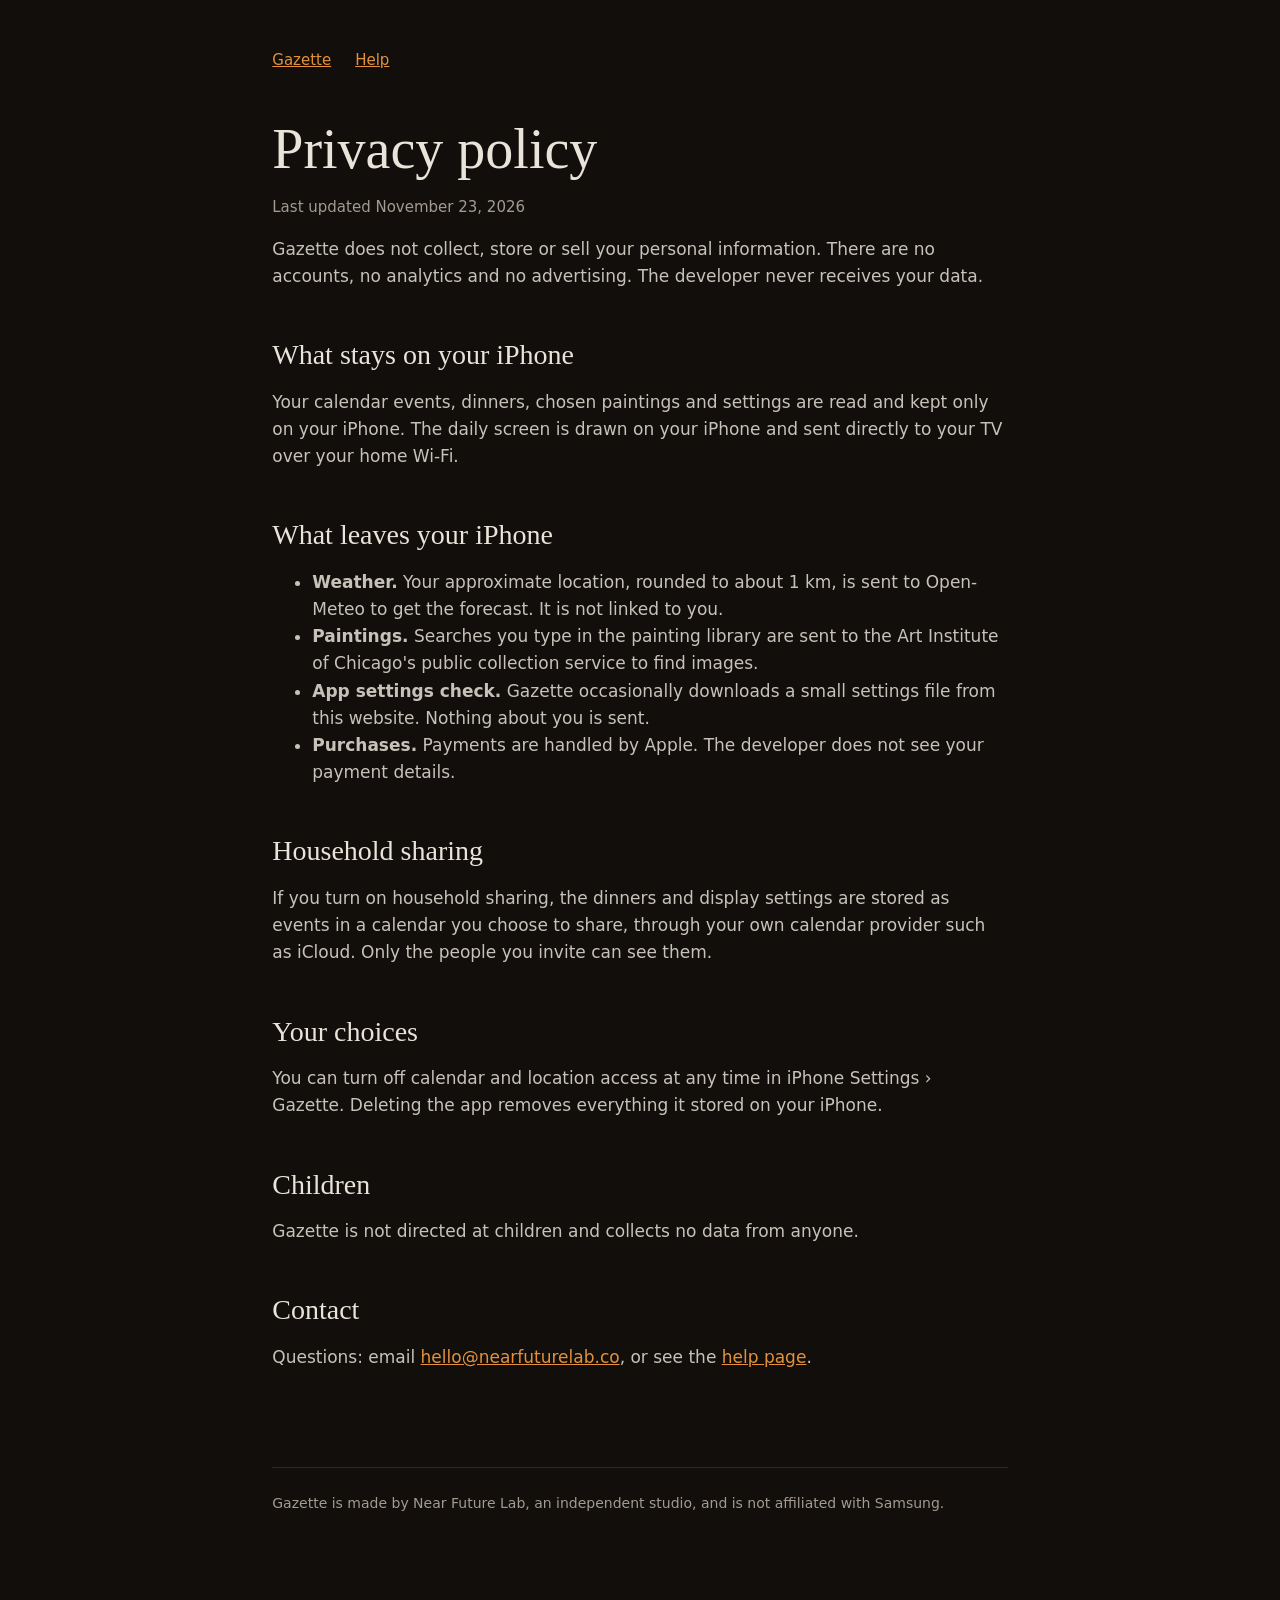
<file: privacy.html>
<!DOCTYPE html><html lang="en"><head><meta charset="utf-8"><meta name="viewport" content="width=device-width,initial-scale=1"><title>Gazette privacy policy</title><link rel="stylesheet" href="style.css"><link rel="icon" href="favicon.png"><link rel="apple-touch-icon" href="apple-touch-icon.png"></head><body><main>
<nav><a href="index.html">Gazette</a><a href="support.html">Help</a></nav>
<h1>Privacy policy</h1>
<p class="muted">Last updated November 23, 2026</p>
<p>Gazette does not collect, store or sell your personal information. There are no accounts, no analytics and no advertising. The developer never receives your data.</p>
<h2>What stays on your iPhone</h2>
<p>Your calendar events, dinners, chosen paintings and settings are read and kept only on your iPhone. The daily screen is drawn on your iPhone and sent directly to your TV over your home Wi-Fi.</p>
<h2>What leaves your iPhone</h2>
<ul>
<li><strong>Weather.</strong> Your approximate location, rounded to about 1 km, is sent to Open-Meteo to get the forecast. It is not linked to you.</li>
<li><strong>Paintings.</strong> Searches you type in the painting library are sent to the Art Institute of Chicago's public collection service to find images.</li>
<li><strong>App settings check.</strong> Gazette occasionally downloads a small settings file from this website. Nothing about you is sent.</li>
<li><strong>Purchases.</strong> Payments are handled by Apple. The developer does not see your payment details.</li>
</ul>
<h2>Household sharing</h2>
<p>If you turn on household sharing, the dinners and display settings are stored as events in a calendar you choose to share, through your own calendar provider such as iCloud. Only the people you invite can see them.</p>
<h2>Your choices</h2>
<p>You can turn off calendar and location access at any time in iPhone Settings › Gazette. Deleting the app removes everything it stored on your iPhone.</p>
<h2>Children</h2>
<p>Gazette is not directed at children and collects no data from anyone.</p>
<h2>Contact</h2>
<p>Questions: email <a href="mailto:hello@nearfuturelab.co">hello@nearfuturelab.co</a>, or see the <a href="support.html">help page</a>.</p>
<footer>Gazette is made by Near Future Lab, an independent studio, and is not affiliated with Samsung.</footer>
</main></body></html>
</file>
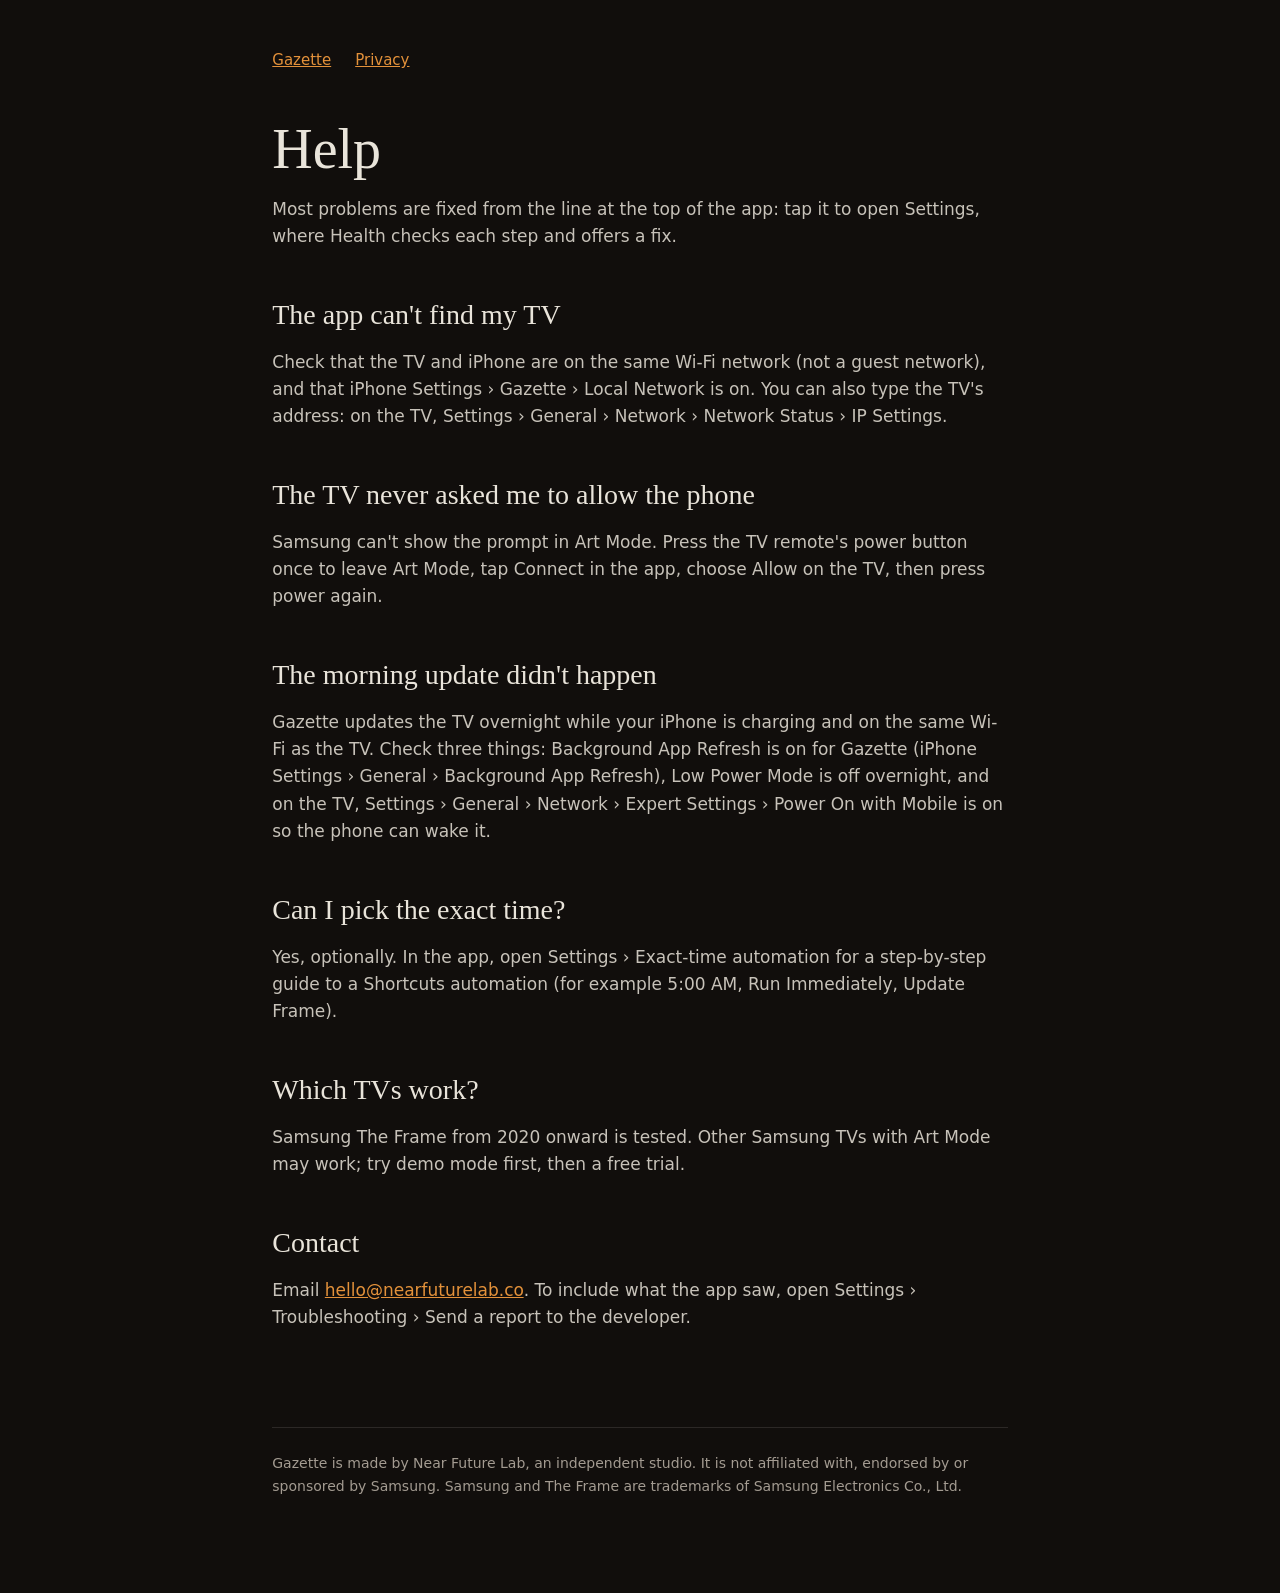
<file: support.html>
<!DOCTYPE html><html lang="en"><head><meta charset="utf-8"><meta name="viewport" content="width=device-width,initial-scale=1"><title>Gazette help</title><link rel="stylesheet" href="style.css"><link rel="icon" href="favicon.png"><link rel="apple-touch-icon" href="apple-touch-icon.png"></head><body><main>
<nav><a href="index.html">Gazette</a><a href="privacy.html">Privacy</a></nav>
<h1>Help</h1>
<p>Most problems are fixed from the line at the top of the app: tap it to open Settings, where Health checks each step and offers a fix.</p>
<h2>The app can't find my TV</h2>
<p>Check that the TV and iPhone are on the same Wi-Fi network (not a guest network), and that iPhone Settings › Gazette › Local Network is on. You can also type the TV's address: on the TV, Settings › General › Network › Network Status › IP Settings.</p>
<h2>The TV never asked me to allow the phone</h2>
<p>Samsung can't show the prompt in Art Mode. Press the TV remote's power button once to leave Art Mode, tap Connect in the app, choose Allow on the TV, then press power again.</p>
<h2>The morning update didn't happen</h2>
<p>Gazette updates the TV overnight while your iPhone is charging and on the same Wi-Fi as the TV. Check three things: Background App Refresh is on for Gazette (iPhone Settings › General › Background App Refresh), Low Power Mode is off overnight, and on the TV, Settings › General › Network › Expert Settings › Power On with Mobile is on so the phone can wake it.</p>
<h2>Can I pick the exact time?</h2>
<p>Yes, optionally. In the app, open Settings › Exact-time automation for a step-by-step guide to a Shortcuts automation (for example 5:00 AM, Run Immediately, Update Frame).</p>
<h2>Which TVs work?</h2>
<p>Samsung The Frame from 2020 onward is tested. Other Samsung TVs with Art Mode may work; try demo mode first, then a free trial.</p>
<h2>Contact</h2>
<p>Email <a href="mailto:hello@nearfuturelab.co">hello@nearfuturelab.co</a>. To include what the app saw, open Settings › Troubleshooting › Send a report to the developer.</p>
<footer>Gazette is made by Near Future Lab, an independent studio. It is not affiliated with, endorsed by or sponsored by Samsung. Samsung and The Frame are trademarks of Samsung Electronics Co., Ltd.</footer>
</main></body></html>
</file>
<file: home.css>
/* Gazette home page. Shared pages (help, privacy, press) keep style.css. */
:root{
  --cream:#FFF8F0;
  --paper:#FBF3E8;
  --peach:#FADCBD;
  --amber:#E3913A;
  --amber-deep:#9A5A17;
  --on-amber:#18120C;
  --ink:#18120C;
  --ink-soft:#5A4D42;
  --rule:#DDC8B0;
  --rule-dark:rgba(233,228,218,.18);
  --dark:#110E0C;
  --on-dark:#E9E4DA;
  --on-dark-soft:#A39B91;
  --tv-frame:#2A2622;
  --strip-dark:rgba(17,14,12,.80);
  --strip-light:rgba(255,250,243,.93);
  --cal-1:#E3913A;
  --cal-2:#4F7FB8;
  --cal-3:#6C986C;
  --display:"Libre Caslon Display", Georgia, serif;
  --text:"Schibsted Grotesk", Arial, sans-serif;
  --tv-serif:"Instrument Serif", Georgia, serif;
  --tv-sans:"Inter", Arial, sans-serif;
}
html,body{margin:0;overflow-x:clip;background:var(--cream);color:var(--ink);font-family:var(--text)}
a{color:var(--amber-deep)}a:hover{color:var(--ink)}
:focus-visible{outline:3px solid var(--amber-deep);outline-offset:3px}
.lnk{display:inline-flex;align-items:center;min-height:48px;font:500 16px/1 var(--text);color:var(--ink);white-space:nowrap;text-underline-offset:5px}
.h{font-family:var(--display);font-weight:400;color:var(--ink);margin:0;overflow-wrap:break-word;min-width:0;line-height:1.02;letter-spacing:-0.01em}
.wrap{max-width:1440px;margin:0 auto;box-sizing:border-box;padding-left:clamp(16px,4vw,56px);padding-right:clamp(16px,4vw,56px)}
.cover{position:absolute;inset:0;width:100%;height:100%;object-fit:cover;display:block}
.lede{margin:0;font-size:20px;line-height:1.55;max-width:44ch}

/* App Store badge slot, sized and styled to Apple's black badge (3:1, 120x40 base).
   SWAP: replace each .store link's contents with Apple's official "Download on the App Store" SVG
   (Apple Marketing Tools) and set href to the live App Store URL. The Apple logo is not redrawn here. */
.store{--badge:#000000;--badge-edge:#A6A6A6;--badge-ink:#FFFFFF;display:inline-flex;flex-direction:column;justify-content:center;align-items:flex-start;box-sizing:border-box;height:54px;width:162px;padding:0 0 0 46px;border:1px solid var(--badge-edge);border-radius:10px;background:var(--badge);color:var(--badge-ink);text-decoration:none;white-space:nowrap;line-height:1;font-family:-apple-system,"SF Pro Text","Helvetica Neue",Arial,sans-serif;position:relative;transition:transform .25s cubic-bezier(.16,1,.3,1)}
.store::before{content:"";position:absolute;left:14px;top:50%;width:22px;height:26px;transform:translateY(-50%);border:1px dashed rgba(255,255,255,.45);border-radius:4px}
.store:hover{color:var(--badge-ink);transform:translateY(-2px)}
.store small{font-size:10.5px;letter-spacing:.01em}
.store strong{font-size:22px;font-weight:600;letter-spacing:-0.02em;margin-top:2px}
.store-sm{height:40px;width:120px;padding-left:34px;border-radius:8px}
.store-sm::before{left:10px;width:16px;height:19px}
.store-sm small{font-size:8px}
.store-sm strong{font-size:16px;margin-top:1px}

/* Hero photo: wide crop on desktop, close crop on phones, photo first on phones */
.hero{display:flex;flex-direction:column}
.hero-photo{position:relative;width:100%;aspect-ratio:920/520;background:var(--peach)}
.ph-tight{display:none}
@media (max-width: 760px){
  .hero-photo{order:-1;aspect-ratio:1/1}
  .ph-wide{display:none}
  .ph-tight{display:block}
}

/* ---- The Gazette screen, as the app draws it (app fonts) ---- */
.tv{container-type:inline-size;background:var(--tv-frame);padding:1.1%;border-radius:3px;--u:1cqi;box-shadow:0 40px 80px -40px rgba(0,0,0,.6);font-family:var(--tv-sans)}
.tv-in{position:relative;aspect-ratio:16/9;overflow:hidden;background:var(--dark)}
.tv-date{position:absolute;left:3.2%;top:5%;display:flex;flex-direction:column;gap:calc(var(--u)*1);max-width:30%;color:var(--on-dark);text-shadow:0 1px 6px rgba(0,0,0,.35)}
.tv-day{display:flex;align-items:flex-end;gap:calc(var(--u)*1)}
.tv-num{font-family:var(--tv-serif);font-size:calc(var(--u)*5.4);line-height:.85}
.tv-mon{font-size:calc(var(--u)*1.25);line-height:1.25}
.tv-line{font-family:var(--tv-serif);font-style:italic;font-size:calc(var(--u)*1.35);line-height:1.3}
.tv-credit{position:absolute;right:3%;top:5%;text-align:right;color:var(--on-dark);text-shadow:0 1px 6px rgba(0,0,0,.4)}
.tv-artist{font-family:var(--tv-serif);font-style:italic;font-size:calc(var(--u)*1.35)}
.tv-title{font-size:calc(var(--u)*.95);opacity:.85}
.strip{background:var(--strip-dark);color:var(--on-dark);border-radius:calc(var(--u)*.9);padding:calc(var(--u)*1) calc(var(--u)*1.4) calc(var(--u)*1.2);box-sizing:border-box;font-family:var(--tv-sans)}
.tv .strip{position:absolute;left:2.2%;right:2.2%;bottom:3.4%}
.strip-light{background:var(--strip-light);color:var(--ink)}
.s-mast{display:flex;align-items:center;gap:calc(var(--u)*1.2);font-family:var(--tv-serif);font-size:calc(var(--u)*1.05);letter-spacing:.42em;text-transform:uppercase;white-space:nowrap;margin-bottom:calc(var(--u)*.8)}
.s-mast::before,.s-mast::after{content:"";flex:1;height:1px;background:currentColor;opacity:.35}
.s-cols{display:grid;grid-template-columns:repeat(4,minmax(0,1fr));gap:calc(var(--u)*1.2)}
.s-col{display:flex;flex-direction:column;gap:calc(var(--u)*.55);min-width:0;padding:calc(var(--u)*.7) calc(var(--u)*.8);border-radius:calc(var(--u)*.6)}
.s-today{background:rgba(255,255,255,.07);box-shadow:inset 0 calc(var(--u)*.22) 0 var(--amber)}
.strip-light .s-today{background:rgba(227,145,58,.14)}
.s-head{display:flex;align-items:center;gap:calc(var(--u)*.6);padding-bottom:calc(var(--u)*.5);border-bottom:1px solid rgba(160,150,140,.35);white-space:nowrap;overflow:hidden}
.s-dname{font-size:calc(var(--u)*.95);font-weight:600}
.s-ico{width:calc(var(--u)*1.6);height:calc(var(--u)*1.6);flex:none}
.s-temp{font-family:var(--tv-serif);font-size:calc(var(--u)*2.1);line-height:1}
.s-wx{font-size:calc(var(--u)*.85);opacity:.75}
.s-ev{display:grid;grid-template-columns:calc(var(--u)*4.6) minmax(0,1fr);gap:calc(var(--u)*.6);align-items:baseline;font-size:calc(var(--u)*1.12);line-height:1.3}
.s-time{font-size:calc(var(--u)*.78);opacity:.7;text-align:right;white-space:nowrap}
.s-ev span:last-child{white-space:nowrap;overflow:hidden;text-overflow:ellipsis}
.s-today .s-ev{font-weight:600}
.s-din{margin-top:auto;display:flex;align-items:center;gap:calc(var(--u)*.6);justify-content:center;padding-top:calc(var(--u)*.6);border-top:1px solid rgba(160,150,140,.35);font-size:calc(var(--u)*1.05);white-space:nowrap;overflow:hidden}
.s-din svg{width:calc(var(--u)*1.1);height:calc(var(--u)*1.1);flex:none}
.solo{container-type:inline-size;--u:1.3cqi}
@media (max-width: 760px){
  /* phones: keep all four days in one row, smaller */
  .solo{--u:2.3cqi}
  .solo .strip{padding:calc(var(--u)*1) calc(var(--u)*.8) calc(var(--u)*1.1)}
  .solo .s-cols{gap:calc(var(--u)*.5)}
  .solo .s-col{padding:calc(var(--u)*.6) calc(var(--u)*.4)}
  /* phones: time sits inline before the event, left aligned */
  .solo .s-ev{display:block;white-space:normal;line-height:1.25}
  .solo .s-ev span:last-child{white-space:normal}
  .solo .s-time{display:block;text-align:left;font-size:calc(var(--u)*.85);margin-bottom:calc(var(--u)*.1)}
  .solo .s-time:empty{display:none}
  .solo .s-ev:nth-child(4){display:none}
  .solo .s-ico{display:none}
  .solo .s-wx{display:none}
  .solo .s-din svg{display:none}
  .tv-line{display:none}
}

/* Organizer details: ruled columns, no boxes */
.org{display:grid;grid-template-columns:repeat(auto-fit,minmax(min(100%,300px),1fr));gap:40px clamp(28px,4vw,56px)}
.org-item{display:flex;flex-direction:column;gap:16px;border-top:2px solid var(--ink);padding-top:22px}
.org-vis{display:flex;flex-direction:column;font-size:15px;background:var(--cream);border-radius:4px;padding:4px 16px}
.org-row{display:flex;align-items:center;gap:12px;padding:10px 0;border-bottom:1px solid var(--rule);min-width:0}
.org-row:last-child{border-bottom:0}
.org-row span{white-space:nowrap;overflow:hidden;text-overflow:ellipsis}
.org-key{width:10px;height:10px;border-radius:2px;flex:none}
.org-meta{margin-left:auto;color:var(--ink-soft);font-size:14px}
.org-day{width:44px;flex:none;font-weight:600}
.switch{margin-left:auto;width:40px;height:24px;border-radius:999px;background:var(--amber);position:relative;flex:none}
.switch::after{content:"";position:absolute;right:3px;top:3px;width:18px;height:18px;border-radius:50%;background:var(--cream)}

/* Where a view lives: on the TV or in the iPhone app */
.cap{display:block;font-size:13px;font-weight:400;font-style:italic;color:var(--ink-soft);margin:0}
.addons{display:grid;grid-template-columns:repeat(auto-fit,minmax(min(100%,340px),1fr));gap:24px clamp(28px,5vw,72px)}
.addon{display:flex;flex-direction:column;gap:10px;border-top:1px solid var(--rule);padding-top:20px}
.cap svg{width:18px;height:18px;flex:none}
.cap-dark{color:var(--on-dark-soft)}
.vis{margin:0;display:flex;flex-direction:column;gap:10px}
/* app settings look (matches the iPhone app's cards) */
.app{--app-bg:#FFFDF9;--app-muted:#7A6D61;background:var(--app-bg);border:1px solid var(--rule);border-radius:16px;padding:6px 16px;font-family:-apple-system,"SF Pro Text","Helvetica Neue",Arial,sans-serif;font-size:15px;box-shadow:0 10px 24px -18px rgba(24,18,12,.35)}
.app-title{font-size:13px;font-weight:600;color:var(--app-muted);padding:10px 0 4px}
.app-row{display:flex;align-items:center;gap:10px;min-height:42px;border-top:1px solid var(--rule);min-width:0}
.app-row:first-of-type{border-top:0}
.app-row span{white-space:nowrap;overflow:hidden;text-overflow:ellipsis}
.app-sub{margin-left:auto;color:var(--app-muted);font-size:13px}
/* TV look (the band on the painting) */
.tvbit{background:var(--dark);color:var(--on-dark);border-radius:8px;padding:14px 16px;display:grid;grid-template-columns:repeat(4,minmax(0,1fr));gap:10px;font-family:var(--tv-sans)}
.tvbit div{display:flex;flex-direction:column;gap:2px;min-width:0}
.tvbit b{font-size:12px;font-weight:600}
.tvbit em{font-style:normal;font-family:var(--tv-serif);font-size:30px;line-height:1}
.tvbit small{font-size:11px;opacity:.75;white-space:nowrap}
.tvbit .tdy{box-shadow:inset 0 2px 0 var(--amber);padding-top:6px;margin-top:-6px}

/* FAQ: native disclosure rows */
.faq{border-top:2px solid var(--ink)}
.faq details{border-bottom:1px solid var(--rule)}
.faq summary{list-style:none;cursor:pointer;display:flex;justify-content:space-between;align-items:center;gap:24px;min-height:48px;padding:22px 0;font-family:var(--display);font-size:clamp(22px,2.2vw,28px);line-height:1.2}
.faq summary::-webkit-details-marker{display:none}
.faq summary::after{content:"+";font-family:var(--text);font-size:28px;line-height:1;color:var(--amber-deep);flex:none;transition:transform .25s cubic-bezier(.16,1,.3,1)}
.faq details[open] summary::after{transform:rotate(45deg)}
.faq .ans{padding:0 0 26px;max-width:62ch;color:var(--ink-soft)}
.faq .ans p{margin:0 0 12px}
.req{display:flex;flex-wrap:wrap;gap:12px;align-items:flex-end;margin-top:18px;padding:18px;background:var(--paper);border:1px solid var(--rule);border-radius:4px}
.req label{display:flex;flex-direction:column;gap:6px;font-size:14px;font-weight:600;color:var(--ink);flex:1 1 200px;min-width:0}
.req input,.req select{box-sizing:border-box;min-height:46px;padding:0 12px;border:1px solid var(--ink-soft);border-radius:4px;background:var(--cream);color:var(--ink);font:400 16px var(--text)}
.req input:hover,.req select:hover{border-color:var(--ink)}
.req button{min-height:46px;padding:0 20px;border:1px solid var(--ink);border-radius:4px;background:var(--ink);color:var(--cream);font:600 16px var(--text);cursor:pointer;white-space:nowrap}
.req button:hover{background:var(--amber-deep);border-color:var(--amber-deep)}
@media (prefers-reduced-motion: reduce){.faq summary::after{transition:none}}

/* Setup steps as a ruled list */
.steps{list-style:none;margin:0;padding:0;border-top:2px solid var(--ink)}
.steps li{display:grid;grid-template-columns:minmax(0,1fr) minmax(0,1.6fr);gap:8px 48px;padding:26px 0;border-bottom:1px solid var(--rule)}
@media (max-width: 760px){.steps li{grid-template-columns:minmax(0,1fr)}}
@media (prefers-reduced-motion: reduce){.store{transition:none}.store:hover{transform:none}}
.req-note{flex-basis:100%;margin:0;font-size:13px;color:var(--ink-soft)}
</file>
<file: style.css>
/* Hallmark lite · shape: Long Document · theme: custom (gallery wall at night, matches the app) · genre: editorial · job: read policy / get help · signature: the app's own amber-on-dark material */
:root{--paper:#110e0c;--surface:#1c1815;--ink:#e9e4da;--ink2:#c7c2b9;--muted:#a39b91;--rule:rgba(233,228,218,.12);--amber:#e3913a;--serif:"Iowan Old Style","Palatino Linotype",Georgia,serif;--sans:-apple-system,"Segoe UI",system-ui,sans-serif;--s1:8px;--s2:16px;--s3:24px;--s4:48px;--s5:96px}
html,body{overflow-x:clip;margin:0;background:var(--paper);color:var(--ink);font:17px/1.6 var(--sans)}
main{max-width:68ch;margin:0 auto;padding:var(--s4) var(--s3) var(--s5)}
h1{font:400 clamp(40px,7vw,56px)/1.05 var(--serif);margin:0 0 var(--s2);overflow-wrap:break-word;min-width:0}
h2{font:400 28px/1.2 var(--serif);margin:var(--s4) 0 var(--s1)}
p,li{color:var(--ink2)} .muted{color:var(--muted);font-size:15px}
a{color:var(--amber)} a:focus-visible{outline:3px solid var(--amber);outline-offset:3px}
nav{display:flex;gap:var(--s3);margin-bottom:var(--s4);font-size:15px}
footer{border-top:1px solid var(--rule);margin-top:var(--s5);padding-top:var(--s3);font-size:14px;color:var(--muted)}
table{width:100%;border-collapse:collapse;margin:var(--s3) 0;font-size:15px}
th,td{text-align:left;padding:12px 10px 12px 0;border-bottom:1px solid var(--rule);vertical-align:top}
th{color:var(--muted);font-weight:500}
td:first-child{color:var(--ink);font-weight:600}
@media (max-width:560px){table{font-size:14px}}
</file>
